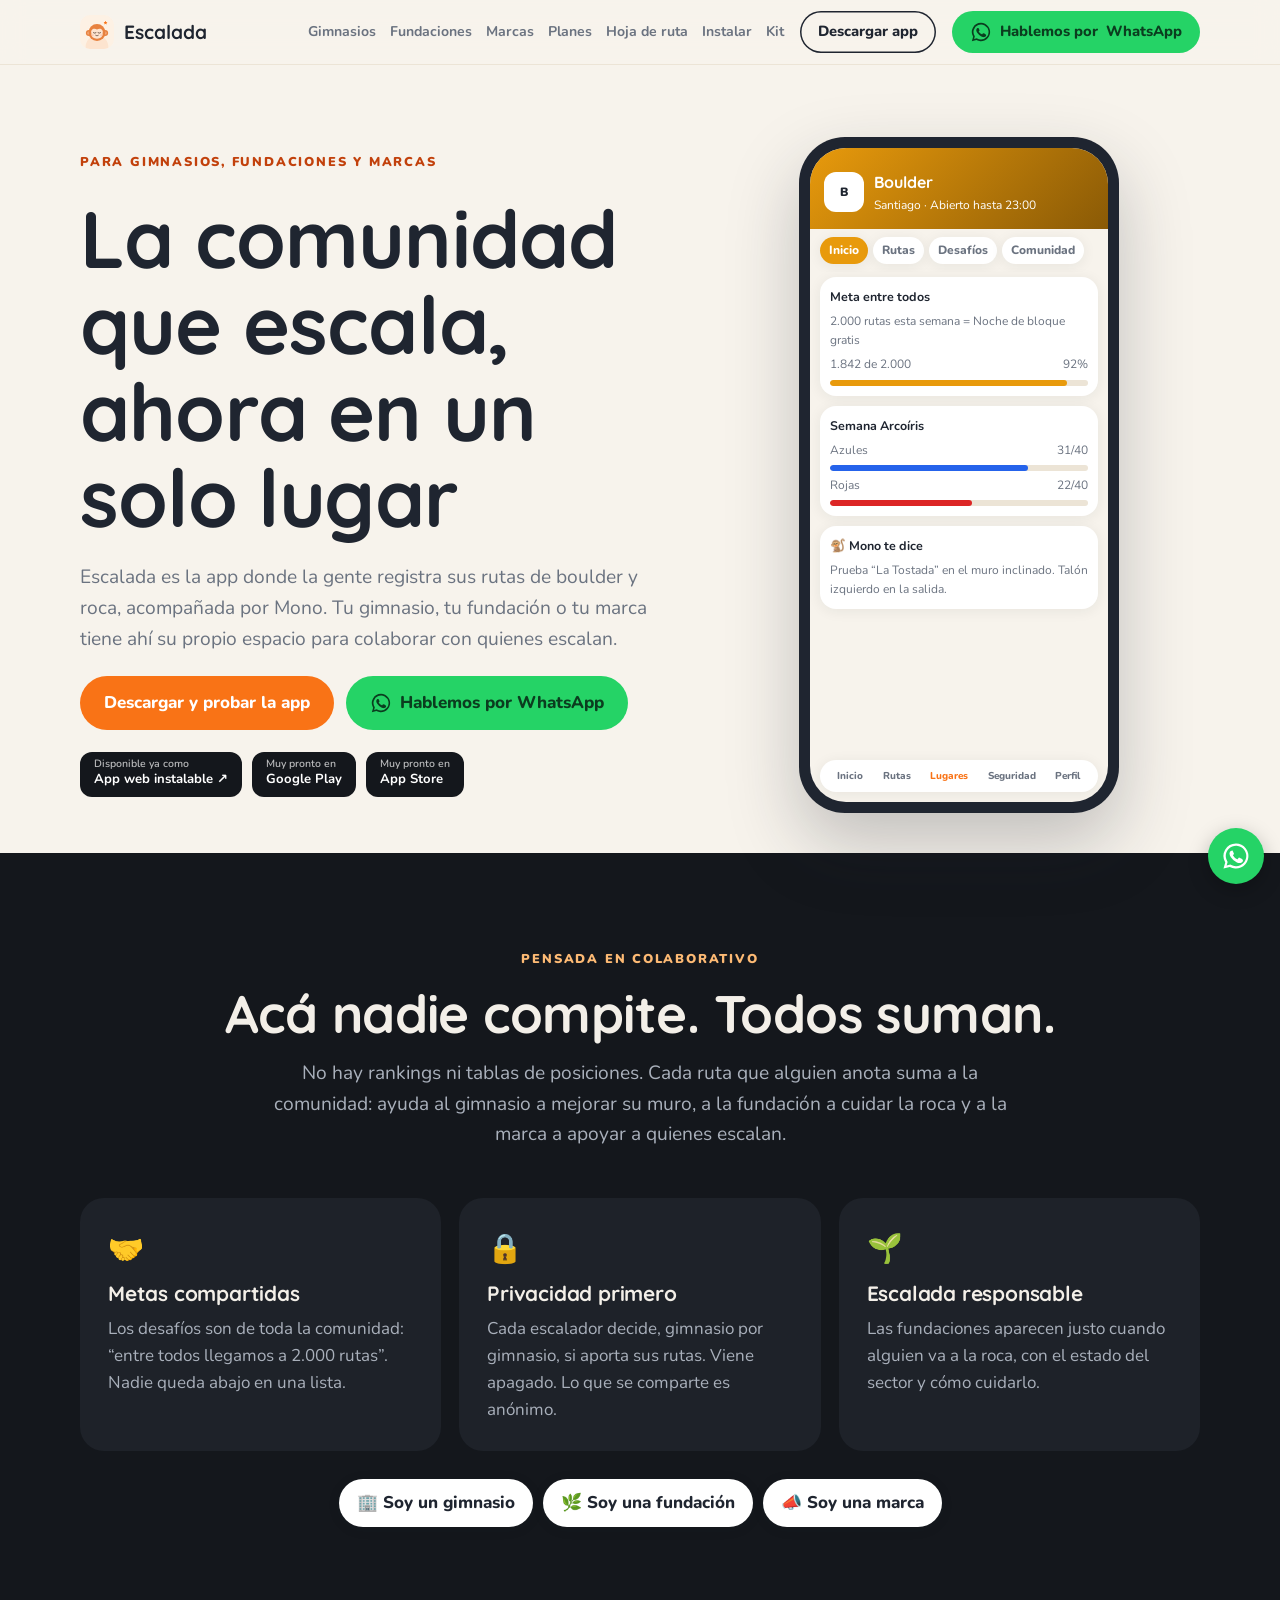
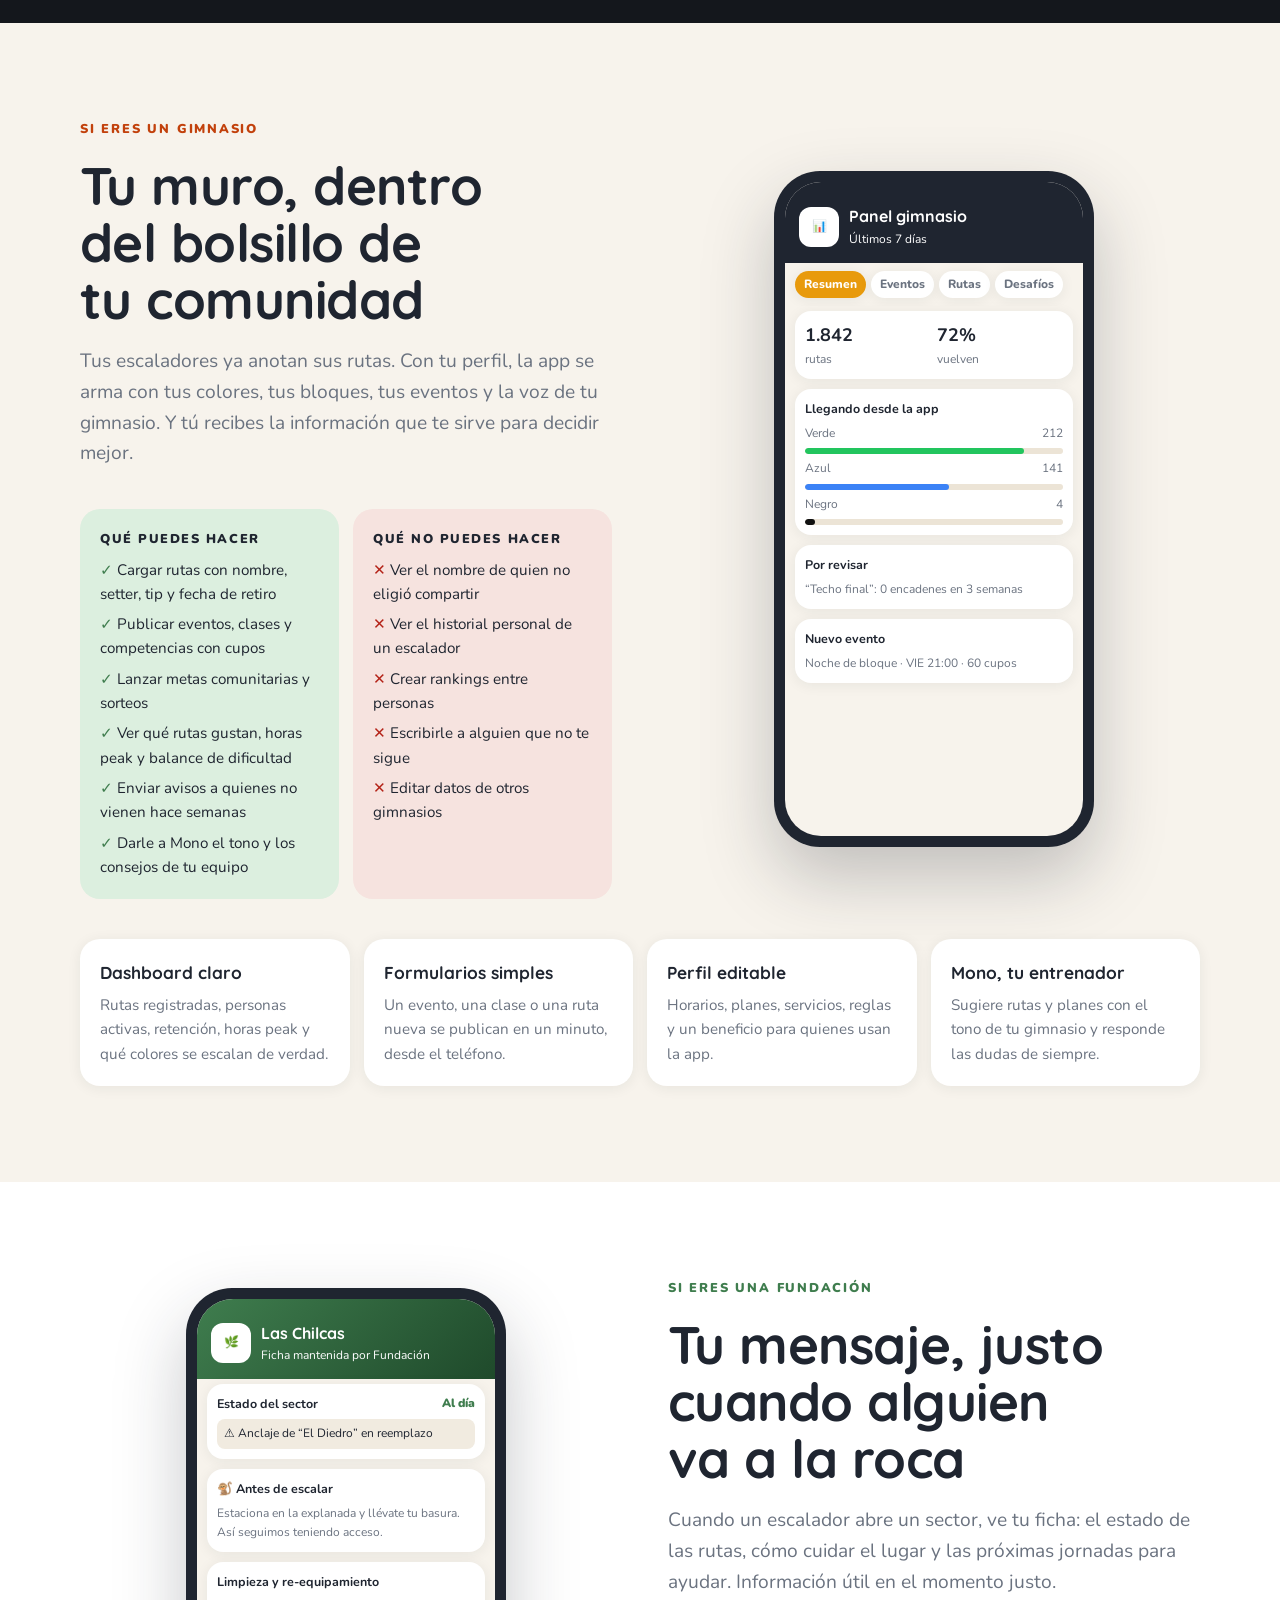
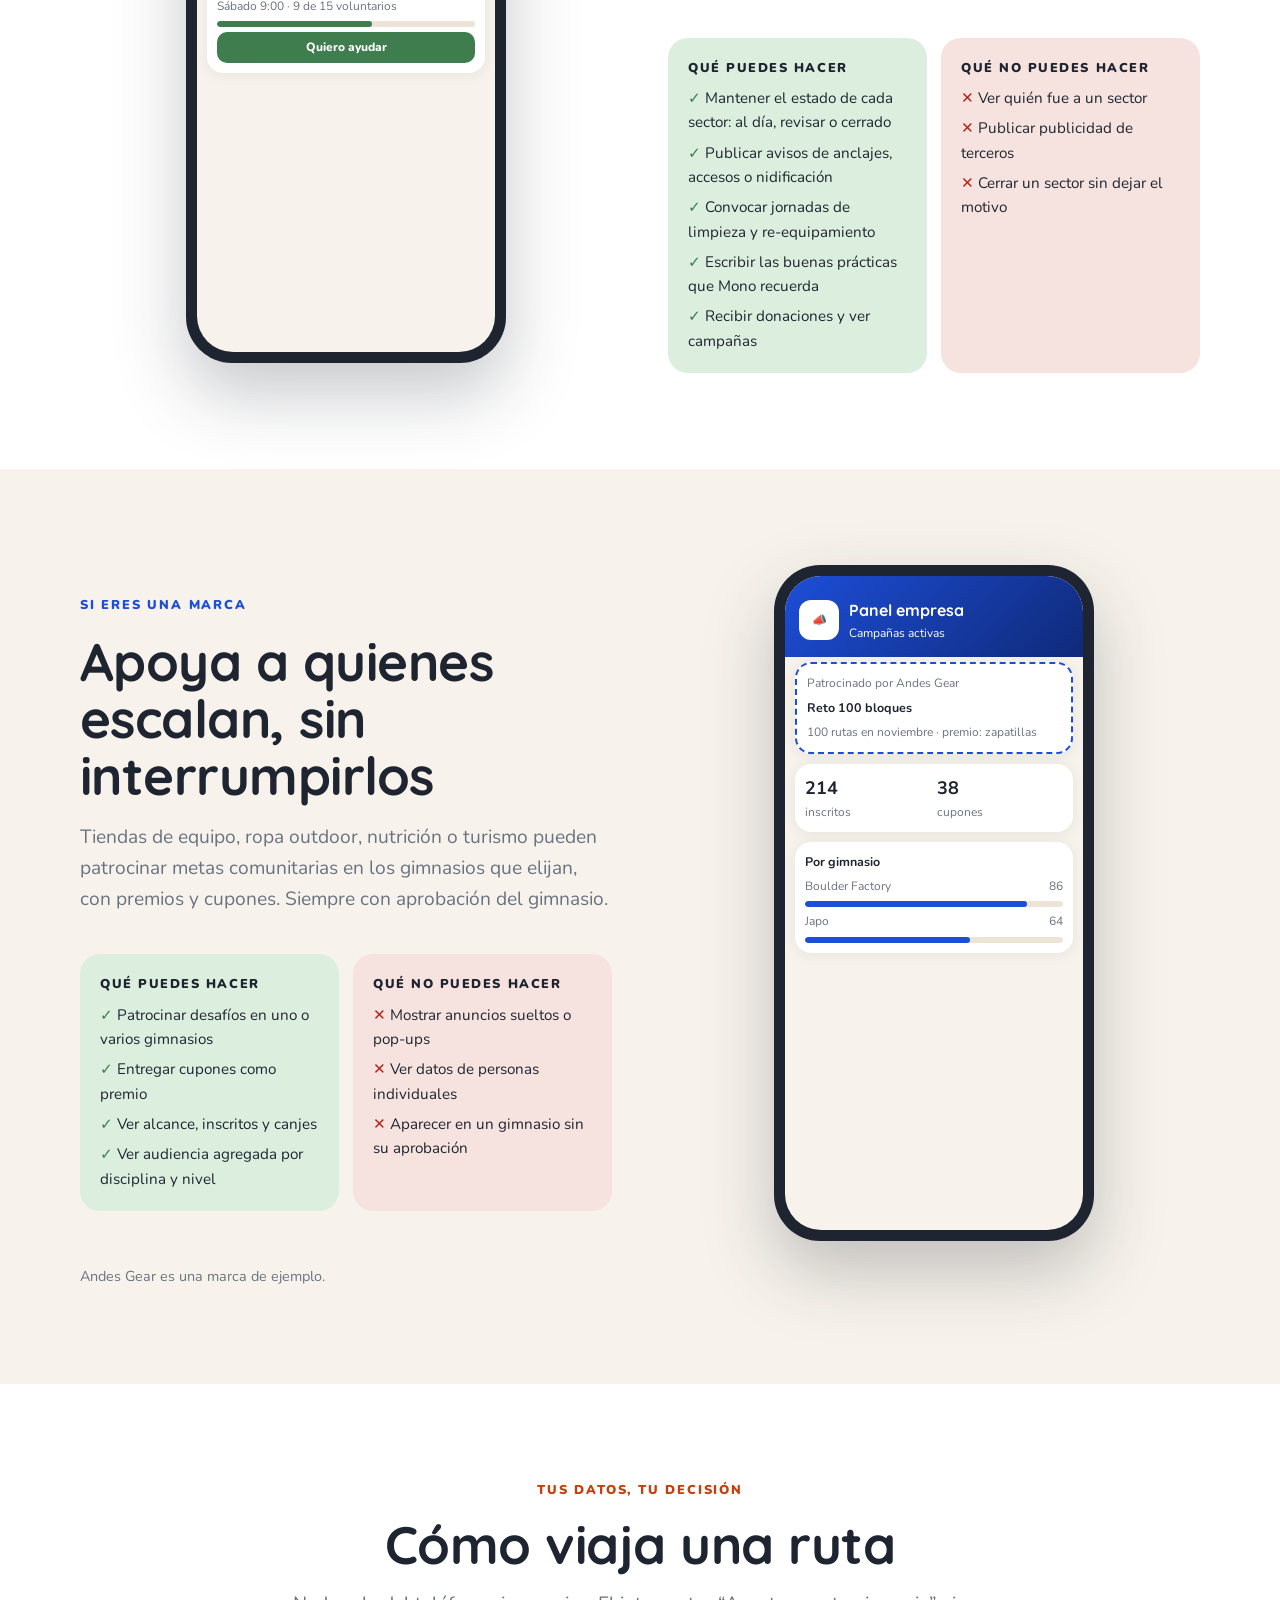
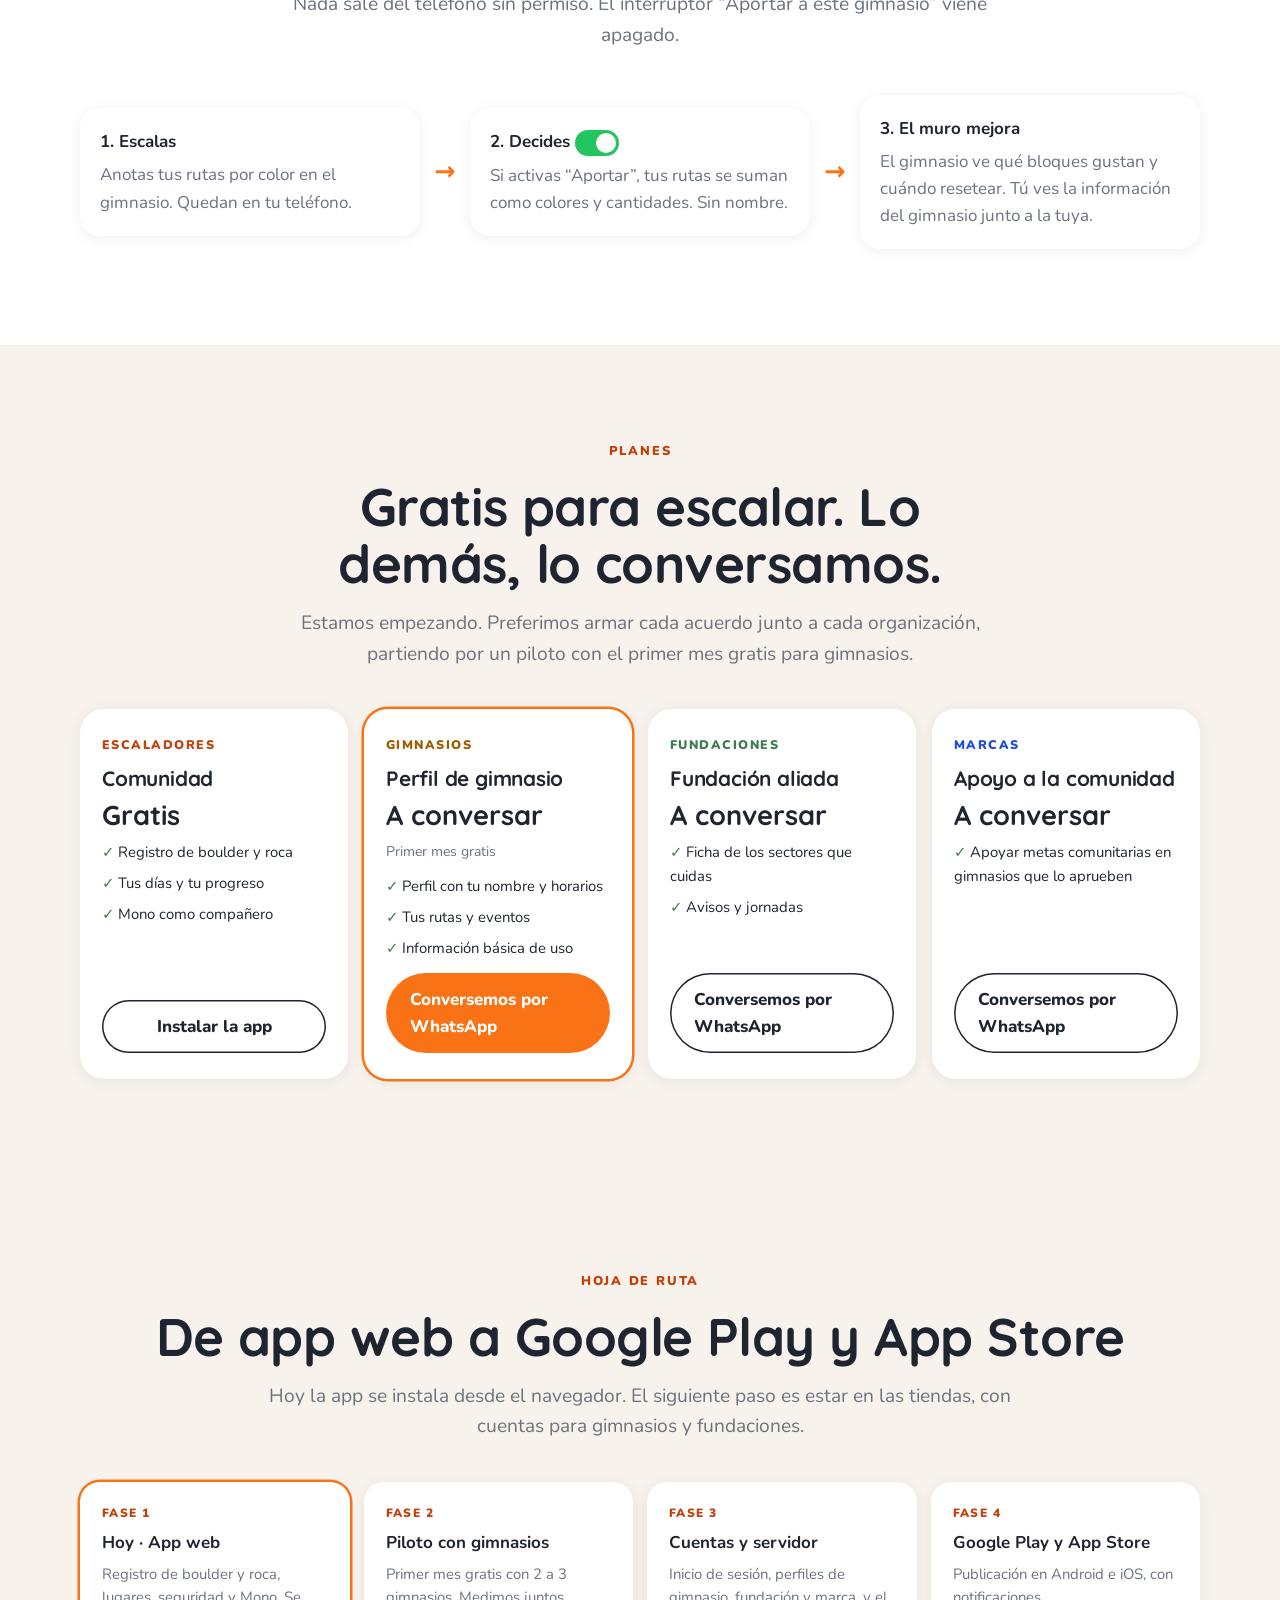
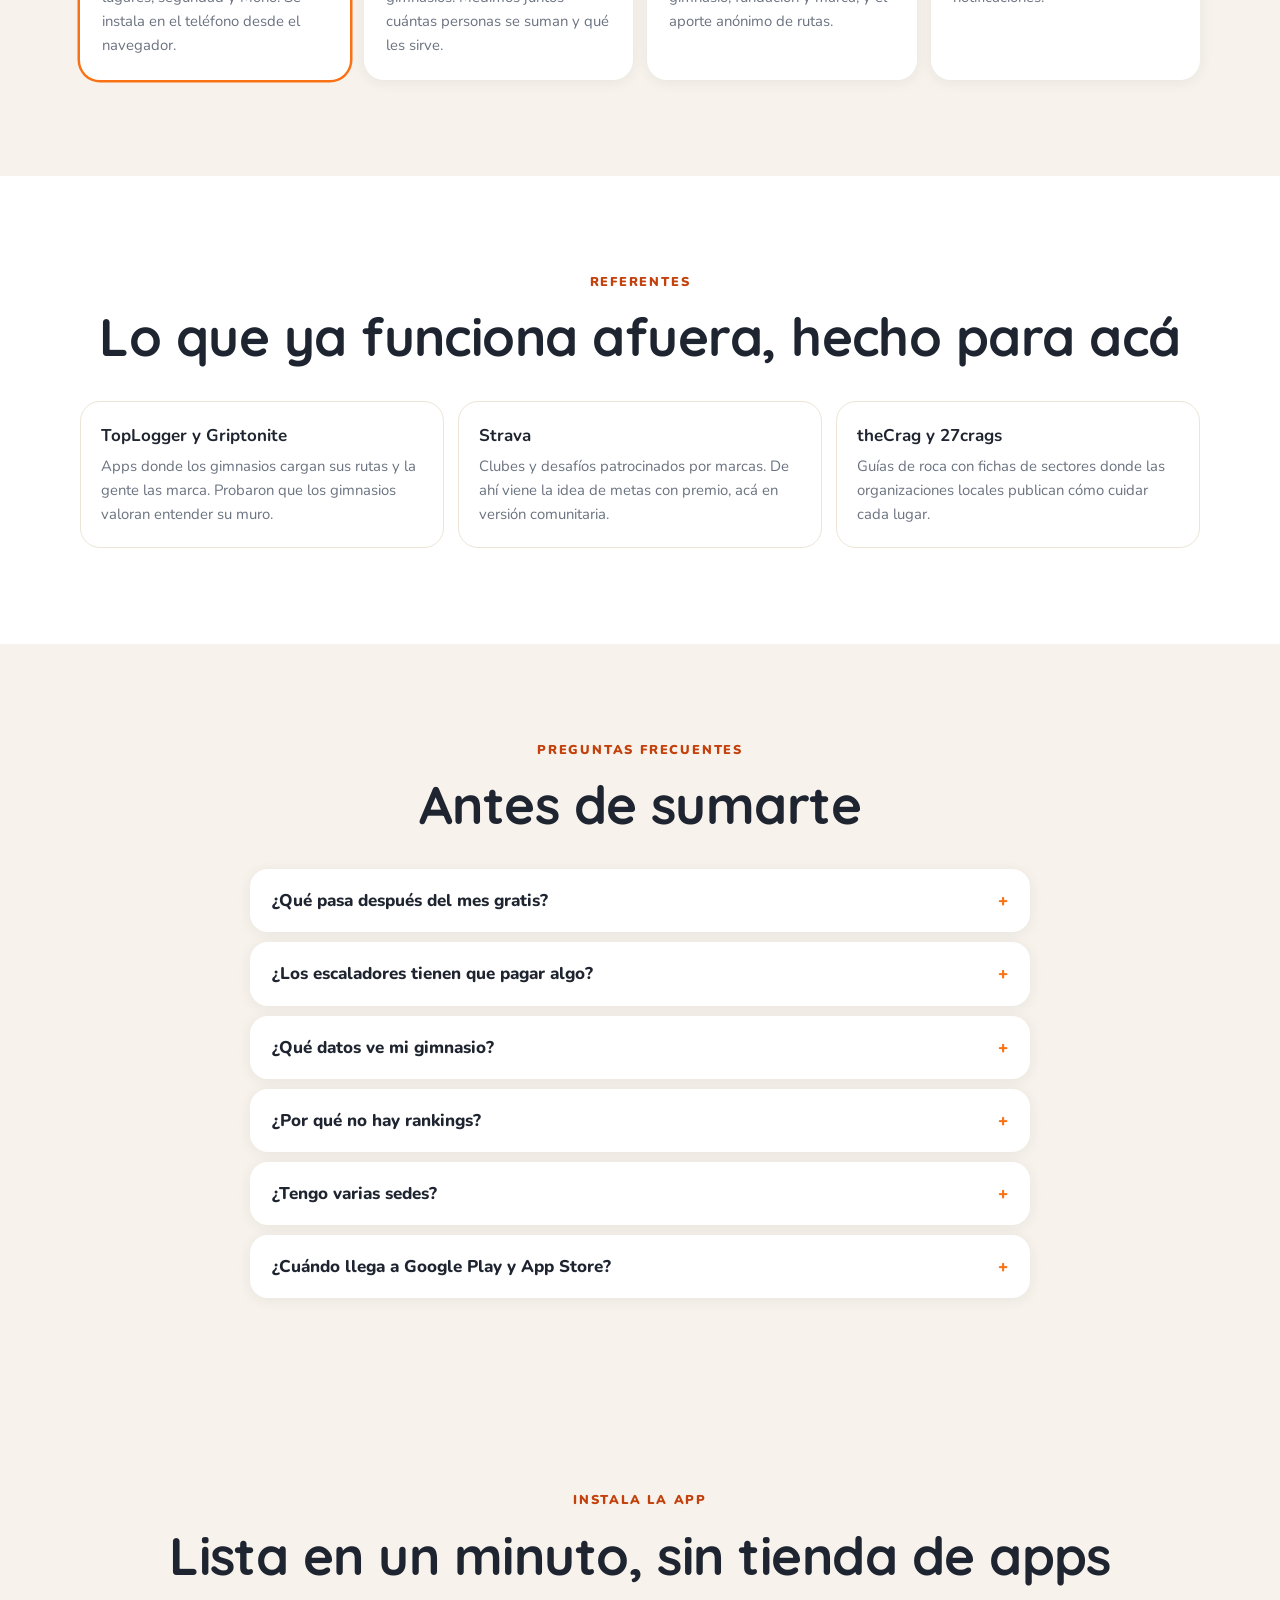
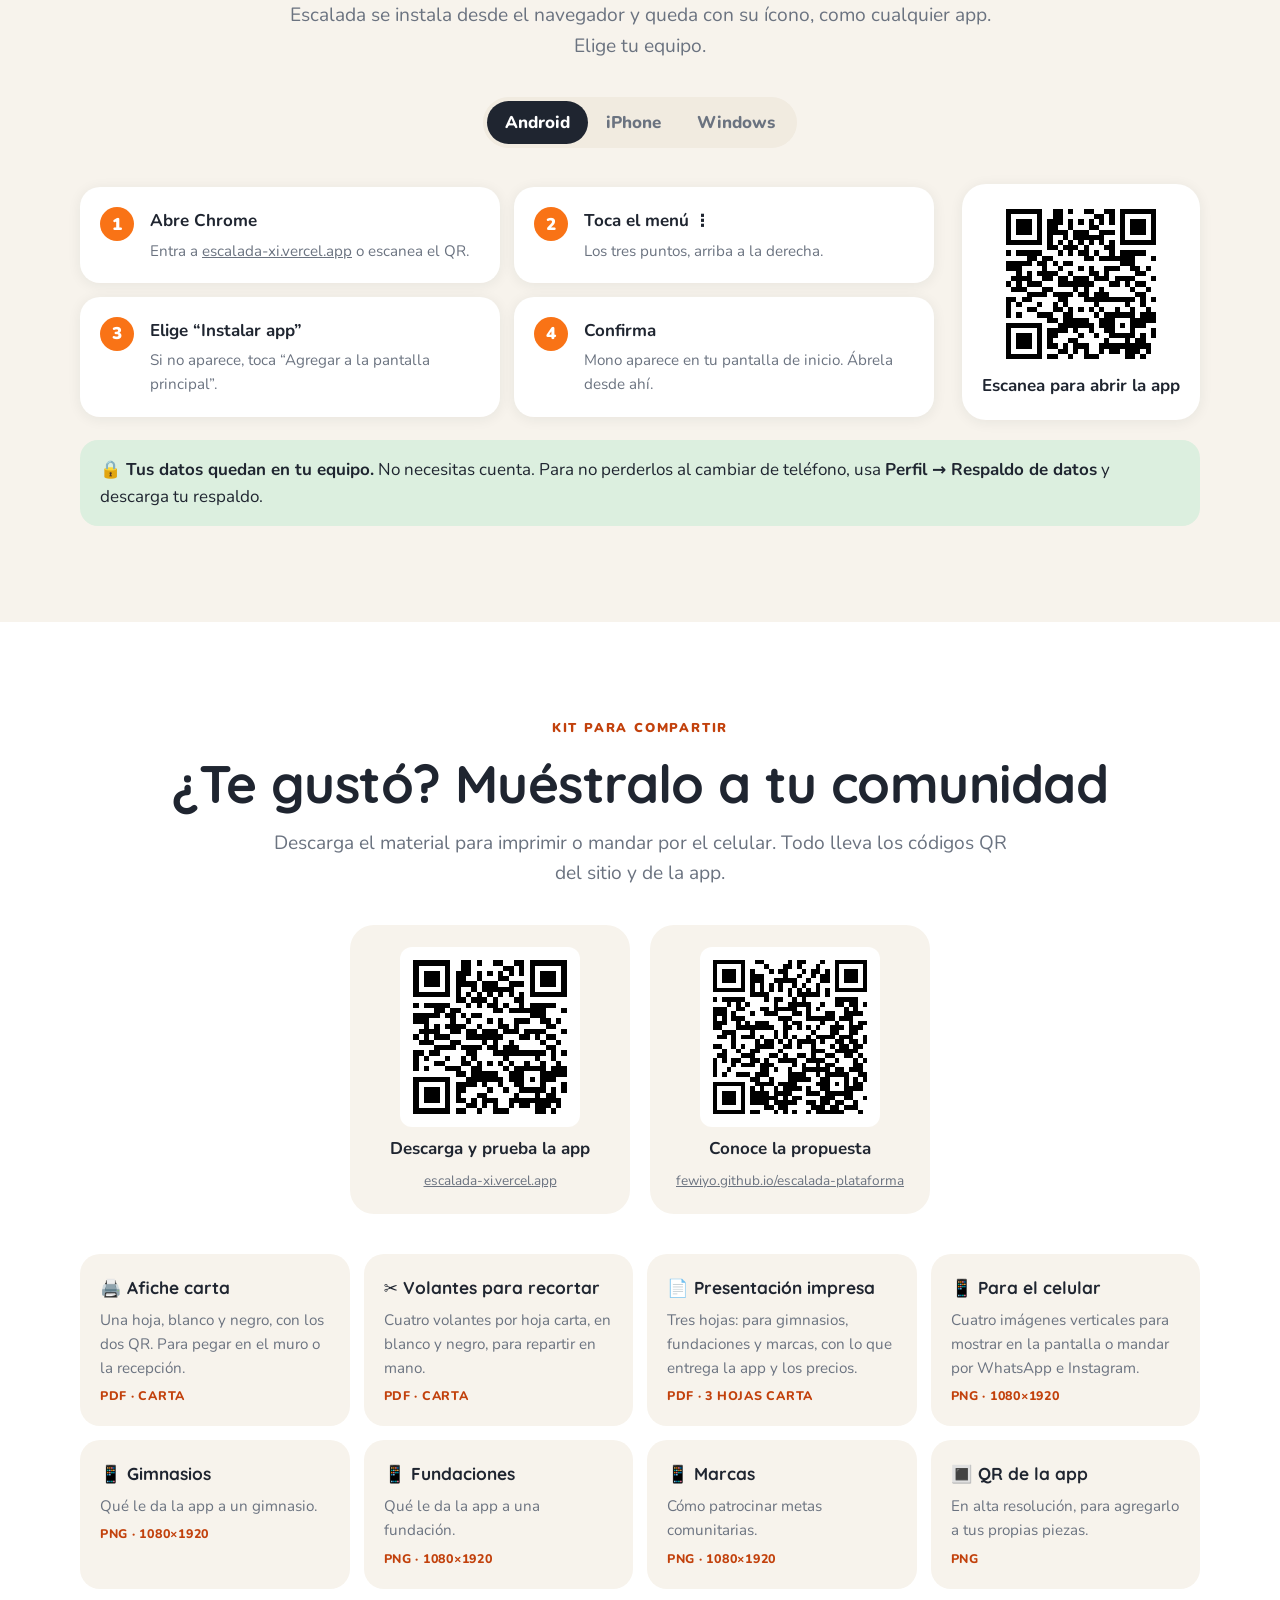
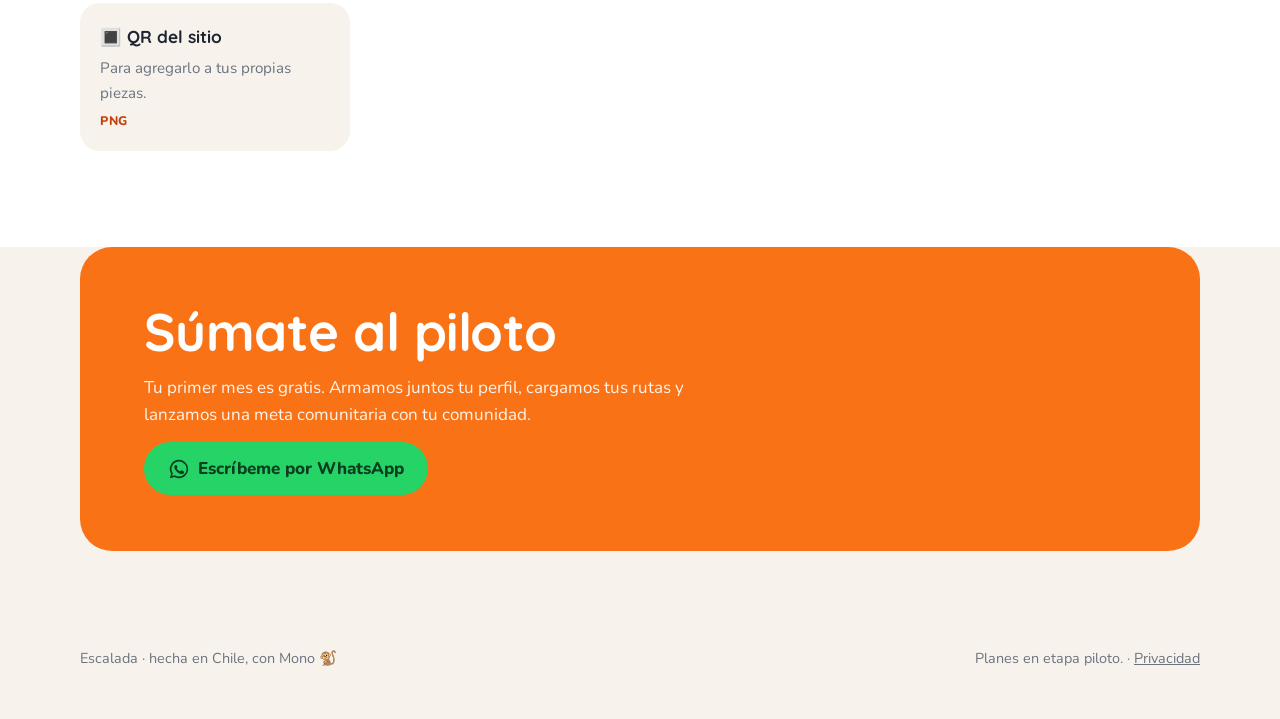
<file: index.html>
<!doctype html>
<html lang="es">
<head>
<meta charset="utf-8">
<meta name="viewport" content="width=device-width, initial-scale=1, viewport-fit=cover">
<title>Escalada con Mono · Para gimnasios, fundaciones y marcas</title>
<meta name="description" content="La app donde los escaladores registran sus rutas, y donde gimnasios, fundaciones y marcas colaboran con la comunidad. Primer mes gratis para gimnasios.">
<meta name="theme-color" content="#f7f3ec">
<link rel="icon" type="image/svg+xml" href="mono.svg">
<link rel="preconnect" href="https://fonts.googleapis.com">
<link rel="preconnect" href="https://fonts.gstatic.com" crossorigin>
<link rel="stylesheet" href="https://fonts.googleapis.com/css2?family=Quicksand:wght@600;700&family=Nunito:wght@400;600;700;800;900&display=swap">
<style>
/* Sitio de producto: bandas a lo ancho, una por público, con el teléfono como protagonista. */
:root{
  --bg:#f7f3ec; --card:#fff; --card2:#f1ebe0; --ink:#1f2530; --dim:#6b7380; --line:#ece4d6;
  --o:#f97316; --o-d:#c2410c; --o-s:#fde4cf; --g:#3f7d4e; --g-s:#dcefdf; --b:#1d4ed8; --b-s:#dbe5ff; --y:#e89a0c;
  --dark:#14171c; --dark2:#1e2229;
  --disp:"Quicksand","Nunito",system-ui,sans-serif; --body:"Nunito",system-ui,-apple-system,sans-serif;
  --r:24px; --sh:0 2px 14px rgba(31,37,48,.07);
}
*{box-sizing:border-box;margin:0;padding:0}
html{scroll-behavior:smooth}
@media (prefers-reduced-motion:reduce){html{scroll-behavior:auto}*{transition:none!important;animation:none!important}}
body{background:var(--bg);color:var(--ink);font-family:var(--body);font-size:17px;line-height:1.6;-webkit-font-smoothing:antialiased}
a{color:inherit}
img,svg{max-width:100%}
.wrap{max-width:1160px;margin:0 auto;padding-left:max(20px,env(safe-area-inset-left));padding-right:max(20px,env(safe-area-inset-right))}
h1,h2,h3{font-family:var(--disp);line-height:1.08;text-wrap:balance;letter-spacing:-.01em}
h1{font-size:clamp(2.6rem,6.4vw,5rem);font-weight:700}
h2{font-size:clamp(2rem,4.4vw,3.3rem);font-weight:700}
h3{font-size:1.3rem;font-weight:700}
p{max-width:62ch}
.eyebrow{font-weight:900;font-size:.8rem;letter-spacing:.14em;text-transform:uppercase;color:var(--o-d)}
.lead{font-size:1.2rem;color:var(--dim)}
.btn{display:inline-flex;align-items:center;gap:8px;font:inherit;font-weight:800;border:0;border-radius:99px;padding:13px 24px;text-decoration:none;cursor:pointer;background:var(--ink);color:#fff;transition:transform .15s}
.btn:hover{transform:translateY(-1px)}
.btn--o{background:var(--o)}
.btn--wa{background:#25d366;color:#0b3d1f}
.btn--wa svg{flex:none}
.wa-flot{position:fixed;right:16px;bottom:16px;z-index:50;width:56px;height:56px;border-radius:50%;background:#25d366;color:#fff;display:grid;place-items:center;box-shadow:0 6px 20px rgba(0,0,0,.25)}
.wa-flot svg{width:30px;height:30px}
.btn--ghost{background:transparent;color:var(--ink);box-shadow:inset 0 0 0 1.5px var(--ink)}
.btn:focus-visible,a:focus-visible,button:focus-visible{outline:3px solid var(--o);outline-offset:3px}

/* Nav */
.nav{position:sticky;top:0;z-index:20;background:color-mix(in srgb,var(--bg) 88%,transparent);backdrop-filter:blur(12px);border-bottom:1px solid var(--line)}
.nav .wrap{display:flex;align-items:center;gap:24px;height:64px}
.brand{display:flex;align-items:center;gap:10px;font-family:var(--disp);font-weight:700;font-size:1.2rem;text-decoration:none}
.brand img{width:34px;height:34px;border-radius:10px}
.nav__links{display:flex;gap:22px;margin-left:auto;font-weight:700;font-size:.95rem;white-space:nowrap}
.nav__links a{text-decoration:none;color:var(--dim)}
.nav__links a:hover{color:var(--ink)}
.nav .btn{padding:9px 18px;font-size:.92rem;white-space:nowrap}
@media (max-width:1280px){.nav__links{gap:14px;font-size:.88rem}.nav .wrap{gap:16px}}
@media (max-width:1100px){.nav__links{display:none}.nav__app{margin-left:auto}}

/* Hero */
.hero{padding-block:72px 40px;display:grid;grid-template-columns:1.1fr .9fr;gap:48px;align-items:center}
.hero__txt{display:grid;gap:22px}
.hero__cta{display:flex;flex-wrap:wrap;gap:12px}
.stores{display:flex;flex-wrap:wrap;gap:10px;align-items:center;font-size:.85rem;color:var(--dim)}
.store{display:inline-flex;gap:8px;align-items:center;background:var(--dark);color:#fff;border-radius:12px;padding:7px 14px;font-weight:700;font-size:.82rem}
.store small{display:block;font-weight:600;opacity:.7;font-size:.66rem;line-height:1}
.pronto{background:var(--o-s);color:var(--o-d);font-weight:800;border-radius:99px;padding:3px 10px;font-size:.75rem}
@media (max-width:900px){.hero{grid-template-columns:1fr;padding-top:44px}}

/* Teléfono */
.phone{width:min(320px,100%);aspect-ratio:9/19;margin:0 auto;background:var(--ink);border-radius:46px;padding:11px;box-shadow:0 30px 70px rgba(31,37,48,.25)}
.phone__scr{height:100%;border-radius:36px;background:var(--bg);overflow:hidden;display:flex;flex-direction:column;font-size:12px}
.ph-cover{color:#fff;padding:22px 14px 14px;display:grid;grid-template-columns:40px 1fr;gap:10px;align-items:center}
.ph-logo{width:40px;height:40px;border-radius:12px;background:#fff;color:var(--ink);display:grid;place-items:center;font-weight:900}
.ph-cover b{font-family:var(--disp);font-size:16px}
.ph-tabs{display:flex;gap:5px;padding:8px 10px;overflow:hidden}
.ph-tabs span{background:#fff;border-radius:99px;padding:4px 9px;font-weight:800;color:var(--dim);white-space:nowrap;box-shadow:var(--sh)}
.ph-tabs .on{color:#fff}
.ph-card{background:#fff;margin:5px 10px;border-radius:16px;padding:10px;display:grid;gap:5px;box-shadow:var(--sh)}
.ph-card b{font-size:12.5px}
.ph-bar{height:6px;border-radius:9px;background:var(--line);overflow:hidden}.ph-bar i{display:block;height:100%;border-radius:9px}
.ph-row{display:flex;justify-content:space-between;color:var(--dim)}
.ph-nav{margin:auto 10px 10px;background:#fff;border-radius:99px;display:flex;justify-content:space-around;padding:8px;box-shadow:var(--sh);color:var(--dim);font-weight:800;font-size:10px}
.ph-nav .on{color:var(--o)}

/* Principios */
.band{padding-block:96px}
.band--dark{background:var(--dark);color:#f3efe8}
.band--dark .lead,.band--dark .dim{color:#a9b0bb}
.band--white{background:var(--card)}
.center{text-align:center;display:grid;justify-items:center;gap:16px}
.pillars{display:grid;grid-template-columns:repeat(3,1fr);gap:18px;margin-top:48px}
.pillar{background:var(--dark2);border-radius:var(--r);padding:28px;display:grid;gap:10px;align-content:start}
.pillar .ico{font-size:1.8rem}
@media (max-width:820px){.pillars{grid-template-columns:1fr}}

/* Selector de público */
.who{display:flex;flex-wrap:wrap;gap:10px;justify-content:center;margin-top:28px}
.who a{color:var(--ink);text-decoration:none;font-weight:800;padding:10px 18px;border-radius:99px;background:var(--card);box-shadow:var(--sh)}

/* Bloque de público */
.aud{display:grid;grid-template-columns:1fr 1fr;gap:56px;align-items:center}
.aud--rev .aud__phone{order:-1}
.aud__txt{display:grid;gap:18px}
@media (max-width:900px){.aud{grid-template-columns:1fr}.aud--rev .aud__phone{order:0}}
.feats{display:grid;grid-template-columns:repeat(auto-fit,minmax(240px,1fr));gap:14px;margin-top:40px}
.feat{background:var(--card);border-radius:20px;padding:20px;display:grid;gap:6px;align-content:start;box-shadow:var(--sh)}
.band--white .feat{background:var(--bg);box-shadow:none}
.feat b{font-family:var(--disp);font-size:1.08rem}
.feat span{color:var(--dim);font-size:.95rem}
.canno{display:grid;grid-template-columns:1fr 1fr;gap:14px;margin-top:22px}
.canno div{border-radius:20px;padding:20px;display:grid;gap:8px;align-content:start}
.can{background:var(--g-s)}.no{background:#f6e3df}
.canno h4{font-size:.8rem;letter-spacing:.12em;text-transform:uppercase;font-weight:900}
.canno ul{list-style:none;display:grid;gap:6px;font-size:.95rem}
.can li::before{content:"✓  ";color:var(--g);font-weight:900}
.no li::before{content:"✕  ";color:#b42318;font-weight:900}
@media (max-width:640px){.canno{grid-template-columns:1fr}}

/* Flujo de datos */
.flow{display:grid;grid-template-columns:1fr auto 1fr auto 1fr;gap:14px;align-items:center;margin-top:44px}
.flow__box{background:var(--card);border-radius:20px;padding:20px;display:grid;gap:6px;box-shadow:var(--sh)}
.flow__arrow{font-size:1.6rem;color:var(--o);font-weight:900;text-align:center}
.switch{display:inline-flex;width:44px;height:26px;border-radius:99px;background:#22c55e;position:relative;vertical-align:middle}
.switch::after{content:"";position:absolute;top:3px;left:21px;width:20px;height:20px;border-radius:50%;background:#fff}
@media (max-width:860px){.flow{grid-template-columns:1fr}.flow__arrow{transform:rotate(90deg)}}

/* Precios */
.billing{display:inline-flex;background:var(--card2);border-radius:99px;padding:4px;margin-top:20px}
.billing button{font:inherit;font-weight:800;border:0;background:transparent;padding:8px 18px;border-radius:99px;cursor:pointer;color:var(--dim)}
.billing button[aria-pressed="true"]{background:var(--ink);color:#fff}
.plans{display:grid;grid-template-columns:repeat(4,1fr);gap:16px;margin-top:40px;align-items:stretch}
@media (max-width:1000px){.plans{grid-template-columns:repeat(2,1fr)}}
@media (max-width:600px){.plans{grid-template-columns:1fr}}
.plan{background:var(--card);border-radius:var(--r);padding:26px 22px;display:flex;flex-direction:column;gap:12px;box-shadow:var(--sh);position:relative}
.plan--hot{box-shadow:0 0 0 2.5px var(--o),var(--sh)}
.plan__tag{position:absolute;top:-12px;left:22px;background:var(--o);color:#fff;font-weight:900;font-size:.75rem;padding:4px 12px;border-radius:99px}
.plan__for{font-weight:900;font-size:.78rem;letter-spacing:.12em;text-transform:uppercase}
.plan__price{font-family:var(--disp);font-size:2.3rem;font-weight:700;line-height:1;font-variant-numeric:tabular-nums}
.plan__price small{font-family:var(--body);font-size:.9rem;color:var(--dim);font-weight:700}
.plan__note{font-size:.88rem;color:var(--dim)}
.plan ul{list-style:none;display:grid;gap:7px;font-size:.93rem;margin-bottom:auto}
.plan li::before{content:"✓ ";color:var(--g);font-weight:900}
.plan .btn{justify-content:center}

/* Números del negocio */
.biz{display:grid;grid-template-columns:1fr 1fr;gap:20px;margin-top:40px}
@media (max-width:820px){.biz{grid-template-columns:1fr}}
.ledger{background:var(--dark2);border-radius:var(--r);padding:26px;display:grid;gap:10px}
.ledger__row{display:flex;justify-content:space-between;gap:12px;border-bottom:1px dashed #3a404a;padding-bottom:8px;font-variant-numeric:tabular-nums}
.ledger__row:last-child{border:0;font-weight:900;color:#fff}
.bars{display:grid;gap:12px}
.bars__row{display:grid;grid-template-columns:110px 1fr 120px;gap:12px;align-items:center;font-variant-numeric:tabular-nums}
.bars__track{height:14px;border-radius:99px;background:#2b3038;overflow:hidden}
.bars__track i{display:block;height:100%;border-radius:99px;background:var(--o)}
@media (max-width:520px){.bars__row{grid-template-columns:80px 1fr;}.bars__row span:last-child{grid-column:1/-1}}

/* Hoja de ruta */
.road{display:grid;grid-template-columns:repeat(4,1fr);gap:14px;margin-top:40px;counter-reset:f}
.road div{background:var(--card);border-radius:20px;padding:22px;display:grid;gap:6px;align-content:start;box-shadow:var(--sh)}
.road div::before{counter-increment:f;content:"Fase " counter(f);font-weight:900;font-size:.75rem;letter-spacing:.12em;text-transform:uppercase;color:var(--o-d)}
.road .now{box-shadow:0 0 0 2.5px var(--o)}
.road span{color:var(--dim);font-size:.93rem}
@media (max-width:900px){.road{grid-template-columns:1fr 1fr}}
@media (max-width:520px){.road{grid-template-columns:1fr}}

/* Referentes y FAQ */
.refs{display:grid;grid-template-columns:repeat(3,1fr);gap:14px;margin-top:36px}
.refs div{border:1.5px solid var(--line);border-radius:20px;padding:20px;display:grid;gap:6px}
.refs span{color:var(--dim);font-size:.93rem}
@media (max-width:820px){.refs{grid-template-columns:1fr}}
.faq{max-width:780px;margin:36px auto 0;display:grid;gap:10px}
details{background:var(--card);border-radius:18px;padding:18px 22px;box-shadow:var(--sh)}
summary{font-weight:800;cursor:pointer;list-style:none;display:flex;justify-content:space-between;gap:12px}
summary::after{content:"+";font-weight:900;color:var(--o)}
details[open] summary::after{content:"–"}
details p{margin-top:10px;color:var(--dim)}

/* Contacto */
.cta{background:var(--o);color:#fff;border-radius:32px;padding:56px clamp(24px,5vw,64px);display:grid;grid-template-columns:1.2fr .8fr;gap:32px;align-items:center}
.cta p{opacity:.92}
.cta form{background:#fff;color:var(--ink);border-radius:24px;padding:22px;display:grid;gap:10px}
.cta label{display:grid;gap:4px;font-weight:800;font-size:.85rem}
.cta input,.cta select{font:inherit;padding:10px 12px;border-radius:12px;border:1.5px solid var(--line);background:var(--bg)}
@media (max-width:860px){.cta{grid-template-columns:1fr}}
.inst{display:grid;grid-template-columns:1fr auto;gap:28px;align-items:center;margin-top:36px}
.pasos{list-style:none;counter-reset:p;display:grid;grid-template-columns:repeat(2,1fr);gap:14px}
.pasos[hidden]{display:none}
.pasos li{counter-increment:p;background:var(--card);border-radius:20px;padding:20px 20px 20px 70px;position:relative;display:grid;gap:4px;box-shadow:var(--sh)}
.pasos li::before{content:counter(p);position:absolute;left:20px;top:20px;width:34px;height:34px;border-radius:50%;background:var(--o);color:#fff;font-weight:900;display:grid;place-items:center}
.pasos span{color:var(--dim);font-size:.95rem}
.inst__qr{display:grid;justify-items:center;gap:8px;text-align:center;background:var(--card);border-radius:var(--r);padding:20px;box-shadow:var(--sh)}
.inst__nota{margin-top:20px;background:var(--g-s);border-radius:18px;padding:16px 20px}
@media (max-width:820px){.inst{grid-template-columns:1fr}.pasos{grid-template-columns:1fr}.inst__qr{display:none}}
.kit{display:flex;flex-wrap:wrap;gap:20px;justify-content:center;margin-top:36px}
.kit__qr{background:var(--bg);border-radius:var(--r);padding:22px;display:grid;justify-items:center;gap:8px;text-align:center;width:min(280px,100%)}
.kit__qr img{background:#fff;border-radius:12px;padding:8px}
.kit__qr a{font-size:.85rem;color:var(--dim);word-break:break-all}
.kit__list a{text-decoration:none;color:inherit}
.kit__list em{font-style:normal;font-size:.78rem;font-weight:800;color:var(--o-d);letter-spacing:.06em;text-transform:uppercase}
@media (max-width:860px){.nav__app{display:none}.nav .btn--wa{margin-left:auto}}
@media (max-width:520px){.wa-largo{display:none}}
footer{padding-block:48px;color:var(--dim);font-size:.9rem;display:flex;flex-wrap:wrap;gap:16px;justify-content:space-between}
</style>
</head>
<body>

<nav class="nav" aria-label="Principal">
  <div class="wrap">
    <a class="brand" href="#"><img src="mono.svg" alt="">Escalada</a>
    <div class="nav__links">
      <a href="#gimnasios">Gimnasios</a><a href="#fundaciones">Fundaciones</a><a href="#marcas">Marcas</a><a href="#precios">Planes</a><a href="#ruta">Hoja de ruta</a><a href="#instalar">Instalar</a><a href="#kit">Kit</a>
    </div>
    <a class="btn btn--ghost nav__app" href="https://escalada-xi.vercel.app/" target="_blank" rel="noopener">Descargar app</a>
    <a class="btn btn--wa" href="https://wa.me/56988291250?text=Quiero%20conversar%20sobre%20la%20aplicaci%C3%B3n%20de%20escalada" target="_blank" rel="noopener"><svg width="22" height="22" viewBox="0 0 24 24" fill="currentColor" aria-hidden="true"><path d="M12 2a10 10 0 0 0-8.6 15.1L2 22l5-1.3A10 10 0 1 0 12 2zm0 18.2a8.2 8.2 0 0 1-4.2-1.2l-.3-.2-3 .8.8-2.9-.2-.3A8.2 8.2 0 1 1 12 20.2zm4.5-6.1c-.2-.1-1.5-.7-1.7-.8s-.4-.1-.6.1-.7.8-.8 1-.3.2-.5.1a6.7 6.7 0 0 1-3.3-2.9c-.3-.4.3-.4.7-1.3.1-.2 0-.3 0-.4l-.8-1.8c-.2-.5-.4-.4-.6-.4h-.5a1 1 0 0 0-.7.3 3 3 0 0 0-.9 2.2 5.2 5.2 0 0 0 1.1 2.7 11.8 11.8 0 0 0 4.5 4c1.7.7 2.3.8 3.2.6a2.7 2.7 0 0 0 1.8-1.2 2.2 2.2 0 0 0 .1-1.3c0-.1-.2-.2-.4-.3z"/></svg> <span class="wa-largo">Hablemos por </span>WhatsApp</a>
  </div>
</nav>

<header class="wrap hero">
  <div class="hero__txt">
    <span class="eyebrow">Para gimnasios, fundaciones y marcas</span>
    <h1>La comunidad que escala, ahora en un solo lugar</h1>
    <p class="lead">Escalada es la app donde la gente registra sus rutas de boulder y roca, acompañada por Mono. Tu gimnasio, tu fundación o tu marca tiene ahí su propio espacio para colaborar con quienes escalan.</p>
    <div class="hero__cta">
      <a class="btn btn--o" href="https://escalada-xi.vercel.app/" target="_blank" rel="noopener">Descargar y probar la app</a>
      <a class="btn btn--wa" href="https://wa.me/56988291250?text=Quiero%20conversar%20sobre%20la%20aplicaci%C3%B3n%20de%20escalada" target="_blank" rel="noopener"><svg width="22" height="22" viewBox="0 0 24 24" fill="currentColor" aria-hidden="true"><path d="M12 2a10 10 0 0 0-8.6 15.1L2 22l5-1.3A10 10 0 1 0 12 2zm0 18.2a8.2 8.2 0 0 1-4.2-1.2l-.3-.2-3 .8.8-2.9-.2-.3A8.2 8.2 0 1 1 12 20.2zm4.5-6.1c-.2-.1-1.5-.7-1.7-.8s-.4-.1-.6.1-.7.8-.8 1-.3.2-.5.1a6.7 6.7 0 0 1-3.3-2.9c-.3-.4.3-.4.7-1.3.1-.2 0-.3 0-.4l-.8-1.8c-.2-.5-.4-.4-.6-.4h-.5a1 1 0 0 0-.7.3 3 3 0 0 0-.9 2.2 5.2 5.2 0 0 0 1.1 2.7 11.8 11.8 0 0 0 4.5 4c1.7.7 2.3.8 3.2.6a2.7 2.7 0 0 0 1.8-1.2 2.2 2.2 0 0 0 .1-1.3c0-.1-.2-.2-.4-.3z"/></svg> Hablemos por WhatsApp</a>
    </div>
    <div class="stores">
      <a class="store" href="https://escalada-xi.vercel.app/" target="_blank" rel="noopener" style="text-decoration:none"><span><small>Disponible ya como</small>App web instalable ↗</span></a>
      <span class="store"><span><small>Muy pronto en</small>Google Play</span></span>
      <span class="store"><span><small>Muy pronto en</small>App Store</span></span>
    </div>
  </div>
  <div class="phone" role="img" aria-label="Perfil de un gimnasio dentro de la app">
    <div class="phone__scr">
      <div class="ph-cover" style="background:linear-gradient(135deg,#e89a0c,#8a5a06)"><span class="ph-logo">B</span><span><b>Boulder</b><br>Santiago · Abierto hasta 23:00</span></div>
      <div class="ph-tabs"><span class="on" style="background:#e89a0c">Inicio</span><span>Rutas</span><span>Desafíos</span><span>Comunidad</span></div>
      <div class="ph-card"><b>Meta entre todos</b><span style="color:var(--dim)">2.000 rutas esta semana = Noche de bloque gratis</span><div class="ph-row"><span>1.842 de 2.000</span><span>92%</span></div><div class="ph-bar"><i style="width:92%;background:#e89a0c"></i></div></div>
      <div class="ph-card"><b>Semana Arcoíris</b><div class="ph-row"><span>Azules</span><span>31/40</span></div><div class="ph-bar"><i style="width:77%;background:#2563eb"></i></div><div class="ph-row"><span>Rojas</span><span>22/40</span></div><div class="ph-bar"><i style="width:55%;background:#dc2626"></i></div></div>
      <div class="ph-card"><b>🐒 Mono te dice</b><span style="color:var(--dim)">Prueba “La Tostada” en el muro inclinado. Talón izquierdo en la salida.</span></div>
      <div class="ph-nav"><span>Inicio</span><span>Rutas</span><span class="on">Lugares</span><span>Seguridad</span><span>Perfil</span></div>
    </div>
  </div>
</header>

<section class="band band--dark" id="como">
  <div class="wrap">
    <div class="center">
      <span class="eyebrow" style="color:#fdba74">Pensada en colaborativo</span>
      <h2>Acá nadie compite. Todos suman.</h2>
      <p class="lead">No hay rankings ni tablas de posiciones. Cada ruta que alguien anota suma a la comunidad: ayuda al gimnasio a mejorar su muro, a la fundación a cuidar la roca y a la marca a apoyar a quienes escalan.</p>
    </div>
    <div class="pillars">
      <div class="pillar"><span class="ico">🤝</span><h3>Metas compartidas</h3><p class="dim">Los desafíos son de toda la comunidad: “entre todos llegamos a 2.000 rutas”. Nadie queda abajo en una lista.</p></div>
      <div class="pillar"><span class="ico">🔒</span><h3>Privacidad primero</h3><p class="dim">Cada escalador decide, gimnasio por gimnasio, si aporta sus rutas. Viene apagado. Lo que se comparte es anónimo.</p></div>
      <div class="pillar"><span class="ico">🌱</span><h3>Escalada responsable</h3><p class="dim">Las fundaciones aparecen justo cuando alguien va a la roca, con el estado del sector y cómo cuidarlo.</p></div>
    </div>
    <div class="who" aria-label="Elige tu perfil">
      <a href="#gimnasios">🏢 Soy un gimnasio</a><a href="#fundaciones">🌿 Soy una fundación</a><a href="#marcas">📣 Soy una marca</a>
    </div>
  </div>
</section>

<section class="band" id="gimnasios">
  <div class="wrap">
    <div class="aud">
      <div class="aud__txt">
        <span class="eyebrow">Si eres un gimnasio</span>
        <h2>Tu muro, dentro del bolsillo de tu comunidad</h2>
        <p class="lead">Tus escaladores ya anotan sus rutas. Con tu perfil, la app se arma con tus colores, tus bloques, tus eventos y la voz de tu gimnasio. Y tú recibes la información que te sirve para decidir mejor.</p>
        <div class="canno">
          <div class="can"><h4>Qué puedes hacer</h4><ul>
            <li>Cargar rutas con nombre, setter, tip y fecha de retiro</li>
            <li>Publicar eventos, clases y competencias con cupos</li>
            <li>Lanzar metas comunitarias y sorteos</li>
            <li>Ver qué rutas gustan, horas peak y balance de dificultad</li>
            <li>Enviar avisos a quienes no vienen hace semanas</li>
            <li>Darle a Mono el tono y los consejos de tu equipo</li>
          </ul></div>
          <div class="no"><h4>Qué no puedes hacer</h4><ul>
            <li>Ver el nombre de quien no eligió compartir</li>
            <li>Ver el historial personal de un escalador</li>
            <li>Crear rankings entre personas</li>
            <li>Escribirle a alguien que no te sigue</li>
            <li>Editar datos de otros gimnasios</li>
          </ul></div>
        </div>
      </div>
      <div class="aud__phone">
        <div class="phone" role="img" aria-label="Panel del gimnasio con métricas">
          <div class="phone__scr">
            <div class="ph-cover" style="background:var(--ink)"><span class="ph-logo">📊</span><span><b>Panel gimnasio</b><br>Últimos 7 días</span></div>
            <div class="ph-tabs"><span class="on" style="background:#e89a0c">Resumen</span><span>Eventos</span><span>Rutas</span><span>Desafíos</span></div>
            <div class="ph-card" style="grid-template-columns:1fr 1fr"><span><b style="font-size:18px">1.842</b><br><span style="color:var(--dim)">rutas</span></span><span><b style="font-size:18px">72%</b><br><span style="color:var(--dim)">vuelven</span></span></div>
            <div class="ph-card"><b>Llegando desde la app</b><div class="ph-row"><span>Verde</span><span>212</span></div><div class="ph-bar"><i style="width:85%;background:#22c55e"></i></div><div class="ph-row"><span>Azul</span><span>141</span></div><div class="ph-bar"><i style="width:56%;background:#3b82f6"></i></div><div class="ph-row"><span>Negro</span><span>4</span></div><div class="ph-bar"><i style="width:4%;background:#111"></i></div></div>
            <div class="ph-card"><b>Por revisar</b><span style="color:var(--dim)">“Techo final”: 0 encadenes en 3 semanas</span></div>
            <div class="ph-card"><b>Nuevo evento</b><span style="color:var(--dim)">Noche de bloque · VIE 21:00 · 60 cupos</span></div>
          </div>
        </div>
      </div>
    </div>
    <div class="feats">
      <div class="feat"><b>Dashboard claro</b><span>Rutas registradas, personas activas, retención, horas peak y qué colores se escalan de verdad.</span></div>
      <div class="feat"><b>Formularios simples</b><span>Un evento, una clase o una ruta nueva se publican en un minuto, desde el teléfono.</span></div>
      <div class="feat"><b>Perfil editable</b><span>Horarios, planes, servicios, reglas y un beneficio para quienes usan la app.</span></div>
      <div class="feat"><b>Mono, tu entrenador</b><span>Sugiere rutas y planes con el tono de tu gimnasio y responde las dudas de siempre.</span></div>
    </div>
  </div>
</section>

<section class="band band--white" id="fundaciones">
  <div class="wrap">
    <div class="aud aud--rev">
      <div class="aud__txt">
        <span class="eyebrow" style="color:var(--g)">Si eres una fundación</span>
        <h2>Tu mensaje, justo cuando alguien va a la roca</h2>
        <p class="lead">Cuando un escalador abre un sector, ve tu ficha: el estado de las rutas, cómo cuidar el lugar y las próximas jornadas para ayudar. Información útil en el momento justo.</p>
        <div class="canno">
          <div class="can"><h4>Qué puedes hacer</h4><ul>
            <li>Mantener el estado de cada sector: al día, revisar o cerrado</li>
            <li>Publicar avisos de anclajes, accesos o nidificación</li>
            <li>Convocar jornadas de limpieza y re-equipamiento</li>
            <li>Escribir las buenas prácticas que Mono recuerda</li>
            <li>Recibir donaciones y ver campañas</li>
          </ul></div>
          <div class="no"><h4>Qué no puedes hacer</h4><ul>
            <li>Ver quién fue a un sector</li>
            <li>Publicar publicidad de terceros</li>
            <li>Cerrar un sector sin dejar el motivo</li>
          </ul></div>
        </div>
      </div>
      <div class="aud__phone">
        <div class="phone" role="img" aria-label="Ficha de un sector de roca mantenida por una fundación">
          <div class="phone__scr">
            <div class="ph-cover" style="background:linear-gradient(135deg,#3f7d4e,#1f4a2b)"><span class="ph-logo">🌿</span><span><b>Las Chilcas</b><br>Ficha mantenida por Fundación</span></div>
            <div class="ph-card"><div class="ph-row"><b style="color:var(--ink)">Estado del sector</b><span style="color:var(--g);font-weight:900">Al día</span></div><span style="background:var(--card2);border-radius:8px;padding:5px 7px">⚠️ Anclaje de “El Diedro” en reemplazo</span></div>
            <div class="ph-card"><b>🐒 Antes de escalar</b><span style="color:var(--dim)">Estaciona en la explanada y llévate tu basura. Así seguimos teniendo acceso.</span></div>
            <div class="ph-card"><b>Limpieza y re-equipamiento</b><span style="color:var(--dim)">Sábado 9:00 · 9 de 15 voluntarios</span><div class="ph-bar"><i style="width:60%;background:var(--g)"></i></div><span style="background:var(--g);color:#fff;text-align:center;border-radius:10px;padding:6px;font-weight:800">Quiero ayudar</span></div>
          </div>
        </div>
      </div>
    </div>
  </div>
</section>

<section class="band" id="marcas">
  <div class="wrap">
    <div class="aud">
      <div class="aud__txt">
        <span class="eyebrow" style="color:var(--b)">Si eres una marca</span>
        <h2>Apoya a quienes escalan, sin interrumpirlos</h2>
        <p class="lead">Tiendas de equipo, ropa outdoor, nutrición o turismo pueden patrocinar metas comunitarias en los gimnasios que elijan, con premios y cupones. Siempre con aprobación del gimnasio.</p>
        <div class="canno">
          <div class="can"><h4>Qué puedes hacer</h4><ul>
            <li>Patrocinar desafíos en uno o varios gimnasios</li>
            <li>Entregar cupones como premio</li>
            <li>Ver alcance, inscritos y canjes</li>
            <li>Ver audiencia agregada por disciplina y nivel</li>
          </ul></div>
          <div class="no"><h4>Qué no puedes hacer</h4><ul>
            <li>Mostrar anuncios sueltos o pop-ups</li>
            <li>Ver datos de personas individuales</li>
            <li>Aparecer en un gimnasio sin su aprobación</li>
          </ul></div>
        </div>
      </div>
      <div class="aud__phone">
        <div class="phone" role="img" aria-label="Desafío patrocinado por una marca">
          <div class="phone__scr">
            <div class="ph-cover" style="background:linear-gradient(135deg,#1d4ed8,#102a7a)"><span class="ph-logo">📣</span><span><b>Panel empresa</b><br>Campañas activas</span></div>
            <div class="ph-card" style="border:2px dashed #1d4ed8"><span style="color:var(--dim)">Patrocinado por Andes Gear</span><b>Reto 100 bloques</b><span style="color:var(--dim)">100 rutas en noviembre · premio: zapatillas</span></div>
            <div class="ph-card" style="grid-template-columns:1fr 1fr"><span><b style="font-size:18px">214</b><br><span style="color:var(--dim)">inscritos</span></span><span><b style="font-size:18px">38</b><br><span style="color:var(--dim)">cupones</span></span></div>
            <div class="ph-card"><b>Por gimnasio</b><div class="ph-row"><span>Boulder Factory</span><span>86</span></div><div class="ph-bar"><i style="width:86%;background:#1d4ed8"></i></div><div class="ph-row"><span>Japo</span><span>64</span></div><div class="ph-bar"><i style="width:64%;background:#1d4ed8"></i></div></div>
          </div>
        </div>
      </div>
    </div>
    <p class="dim" style="margin-top:24px;color:var(--dim);font-size:.9rem">Andes Gear es una marca de ejemplo.</p>
  </div>
</section>

<section class="band band--white">
  <div class="wrap">
    <div class="center">
      <span class="eyebrow">Tus datos, tu decisión</span>
      <h2>Cómo viaja una ruta</h2>
      <p class="lead">Nada sale del teléfono sin permiso. El interruptor “Aportar a este gimnasio” viene apagado.</p>
    </div>
    <div class="flow">
      <div class="flow__box"><b>1. Escalas</b><span class="dim" style="color:var(--dim)">Anotas tus rutas por color en el gimnasio. Quedan en tu teléfono.</span></div>
      <div class="flow__arrow" aria-hidden="true">→</div>
      <div class="flow__box"><b>2. Decides <span class="switch" aria-hidden="true"></span></b><span style="color:var(--dim)">Si activas “Aportar”, tus rutas se suman como colores y cantidades. Sin nombre.</span></div>
      <div class="flow__arrow" aria-hidden="true">→</div>
      <div class="flow__box"><b>3. El muro mejora</b><span style="color:var(--dim)">El gimnasio ve qué bloques gustan y cuándo resetear. Tú ves la información del gimnasio junto a la tuya.</span></div>
    </div>
  </div>
</section>

<section class="band" id="precios">
  <div class="wrap">
    <div class="center">
      <span class="eyebrow">Planes</span>
      <h2>Gratis para escalar. Lo demás, lo conversamos.</h2>
      <p class="lead">Estamos empezando. Preferimos armar cada acuerdo junto a cada organización, partiendo por un piloto con el primer mes gratis para gimnasios.</p>
    </div>
    <div class="plans">
      <article class="plan">
        <span class="plan__for" style="color:var(--o-d)">Escaladores</span>
        <h3>Comunidad</h3>
        <div class="plan__price" style="font-size:1.7rem">Gratis</div>
        <ul><li>Registro de boulder y roca</li><li>Tus días y tu progreso</li><li>Mono como compañero</li></ul>
        <a class="btn btn--ghost" href="https://escalada-xi.vercel.app/" target="_blank" rel="noopener">Instalar la app</a>
      </article>
      <article class="plan plan--hot">
        <span class="plan__for" style="color:#a15c00">Gimnasios</span>
        <h3>Perfil de gimnasio</h3>
        <div class="plan__price" style="font-size:1.7rem">A conversar</div>
        <p class="plan__note">Primer mes gratis</p>
        <ul><li>Perfil con tu nombre y horarios</li><li>Tus rutas y eventos</li><li>Información básica de uso</li></ul>
        <a class="btn btn--o" href="https://wa.me/56988291250?text=Quiero%20conversar%20sobre%20la%20aplicaci%C3%B3n%20de%20escalada" target="_blank" rel="noopener">Conversemos por WhatsApp</a>
      </article>
      <article class="plan">
        <span class="plan__for" style="color:var(--g)">Fundaciones</span>
        <h3>Fundación aliada</h3>
        <div class="plan__price" style="font-size:1.7rem">A conversar</div>
        <ul><li>Ficha de los sectores que cuidas</li><li>Avisos y jornadas</li></ul>
        <a class="btn btn--ghost" href="https://wa.me/56988291250?text=Quiero%20conversar%20sobre%20la%20aplicaci%C3%B3n%20de%20escalada" target="_blank" rel="noopener">Conversemos por WhatsApp</a>
      </article>
      <article class="plan">
        <span class="plan__for" style="color:var(--b)">Marcas</span>
        <h3>Apoyo a la comunidad</h3>
        <div class="plan__price" style="font-size:1.7rem">A conversar</div>
        <ul><li>Apoyar metas comunitarias en gimnasios que lo aprueben</li></ul>
        <a class="btn btn--ghost" href="https://wa.me/56988291250?text=Quiero%20conversar%20sobre%20la%20aplicaci%C3%B3n%20de%20escalada" target="_blank" rel="noopener">Conversemos por WhatsApp</a>
      </article>
    </div>
  </div>
</section>

<section class="band" id="ruta">
  <div class="wrap">
    <div class="center">
      <span class="eyebrow">Hoja de ruta</span>
      <h2>De app web a Google Play y App Store</h2>
      <p class="lead">Hoy la app se instala desde el navegador. El siguiente paso es estar en las tiendas, con cuentas para gimnasios y fundaciones.</p>
    </div>
    <div class="road">
      <div class="now"><b>Hoy · App web</b><span>Registro de boulder y roca, lugares, seguridad y Mono. Se instala en el teléfono desde el navegador.</span></div>
      <div><b>Piloto con gimnasios</b><span>Primer mes gratis con 2 a 3 gimnasios. Medimos juntos cuántas personas se suman y qué les sirve.</span></div>
      <div><b>Cuentas y servidor</b><span>Inicio de sesión, perfiles de gimnasio, fundación y marca, y el aporte anónimo de rutas.</span></div>
      <div><b>Google Play y App Store</b><span>Publicación en Android e iOS, con notificaciones.</span></div>
    </div>
  </div>
</section>

<section class="band band--white">
  <div class="wrap">
    <div class="center">
      <span class="eyebrow">Referentes</span>
      <h2>Lo que ya funciona afuera, hecho para acá</h2>
    </div>
    <div class="refs">
      <div><b>TopLogger y Griptonite</b><span>Apps donde los gimnasios cargan sus rutas y la gente las marca. Probaron que los gimnasios valoran entender su muro.</span></div>
      <div><b>Strava</b><span>Clubes y desafíos patrocinados por marcas. De ahí viene la idea de metas con premio, acá en versión comunitaria.</span></div>
      <div><b>theCrag y 27crags</b><span>Guías de roca con fichas de sectores donde las organizaciones locales publican cómo cuidar cada lugar.</span></div>
    </div>
  </div>
</section>

<section class="band">
  <div class="wrap">
    <div class="center"><span class="eyebrow">Preguntas frecuentes</span><h2>Antes de sumarte</h2></div>
    <div class="faq">
      <details><summary>¿Qué pasa después del mes gratis?</summary><p>Te avisamos una semana antes. Conversamos cómo te fue y, si quieres seguir, armamos juntos un acuerdo. Si no, tu perfil queda en pausa y puedes volver cuando quieras.</p></details>
      <details><summary>¿Los escaladores tienen que pagar algo?</summary><p>No. La app es gratis para quien escala, siempre. Lo financian los gimnasios y las marcas que se suman.</p></details>
      <details><summary>¿Qué datos ve mi gimnasio?</summary><p>Solo lo que cada persona decide aportar, de forma anónima: colores, cantidades y horarios. Nunca nombres ni historiales personales.</p></details>
      <details><summary>¿Por qué no hay rankings?</summary><p>Porque queremos que cualquier persona, de cualquier nivel, se sienta parte. Las metas son de toda la comunidad.</p></details>
      <details><summary>¿Tengo varias sedes?</summary><p>Cada sede tiene su propio perfil. Lo vemos juntos según tu caso.</p></details>
      <details><summary>¿Cuándo llega a Google Play y App Store?</summary><p>Después del piloto con gimnasios, cuando estén listas las cuentas para empresas y el servidor. Mientras tanto, se instala desde el navegador.</p></details>
    </div>
  </div>
</section>

<section class="band" id="instalar">
  <div class="wrap">
    <div class="center">
      <span class="eyebrow">Instala la app</span>
      <h2>Lista en un minuto, sin tienda de apps</h2>
      <p class="lead">Escalada se instala desde el navegador y queda con su ícono, como cualquier app. Elige tu equipo.</p>
      <div class="billing" role="group" aria-label="Elige tu equipo">
        <button type="button" aria-pressed="true" data-os="android">Android</button>
        <button type="button" aria-pressed="false" data-os="iphone">iPhone</button>
        <button type="button" aria-pressed="false" data-os="windows">Windows</button>
      </div>
    </div>
    <div class="inst">
      <ol class="pasos" data-os="android">
        <li><b>Abre Chrome</b><span>Entra a <a href="https://escalada-xi.vercel.app/" target="_blank" rel="noopener">escalada-xi.vercel.app</a> o escanea el QR.</span></li>
        <li><b>Toca el menú ⋮</b><span>Los tres puntos, arriba a la derecha.</span></li>
        <li><b>Elige “Instalar app”</b><span>Si no aparece, toca “Agregar a la pantalla principal”.</span></li>
        <li><b>Confirma</b><span>Mono aparece en tu pantalla de inicio. Ábrela desde ahí.</span></li>
      </ol>
      <ol class="pasos" data-os="iphone" hidden>
        <li><b>Abre Safari</b><span>Entra a <a href="https://escalada-xi.vercel.app/" target="_blank" rel="noopener">escalada-xi.vercel.app</a> o escanea el QR. Tiene que ser Safari.</span></li>
        <li><b>Toca Compartir</b><span>El cuadrado con la flecha hacia arriba, abajo en la pantalla.</span></li>
        <li><b>Elige “Agregar a pantalla de inicio”</b><span>Baja en la lista si no lo ves al tiro.</span></li>
        <li><b>Toca “Agregar”</b><span>Ábrela siempre desde el ícono: así tus datos no se borran.</span></li>
      </ol>
      <ol class="pasos" data-os="windows" hidden>
        <li><b>Abre Edge o Chrome</b><span>Entra a <a href="https://escalada-xi.vercel.app/" target="_blank" rel="noopener">escalada-xi.vercel.app</a>.</span></li>
        <li><b>Busca el ícono de instalar</b><span>Aparece al final de la barra de direcciones: una pantalla con una flecha o un signo +.</span></li>
        <li><b>Haz clic en “Instalar”</b><span>En Edge también está en el menú ⋯ → Aplicaciones → Instalar este sitio como aplicación.</span></li>
        <li><b>Listo</b><span>Queda en el menú Inicio y puedes anclarla a la barra de tareas.</span></li>
      </ol>
      <div class="inst__qr"><img src="kit/qr-app.svg" alt="Código QR para abrir la app" width="160" height="160"><b>Escanea para abrir la app</b></div>
    </div>
    <div class="inst__nota">
      <b>🔒 Tus datos quedan en tu equipo.</b> No necesitas cuenta. Para no perderlos al cambiar de teléfono, usa <b>Perfil → Respaldo de datos</b> y descarga tu respaldo.
    </div>
  </div>
</section>

<section class="band band--white" id="kit">
  <div class="wrap">
    <div class="center">
      <span class="eyebrow">Kit para compartir</span>
      <h2>¿Te gustó? Muéstralo a tu comunidad</h2>
      <p class="lead">Descarga el material para imprimir o mandar por el celular. Todo lleva los códigos QR del sitio y de la app.</p>
    </div>
    <div class="kit">
      <div class="kit__qr"><img src="kit/qr-app.svg" alt="Código QR para descargar la app" width="180" height="180"><b>Descarga y prueba la app</b><a href="https://escalada-xi.vercel.app/" target="_blank" rel="noopener">escalada-xi.vercel.app</a></div>
      <div class="kit__qr"><img src="kit/qr-sitio.svg" alt="Código QR de este sitio" width="180" height="180"><b>Conoce la propuesta</b><a href="https://fewiyo.github.io/escalada-plataforma/">fewiyo.github.io/escalada-plataforma</a></div>
    </div>
    <div class="feats kit__list">
      <a class="feat" href="kit/afiche.pdf" download><b>🖨️ Afiche carta</b><span>Una hoja, blanco y negro, con los dos QR. Para pegar en el muro o la recepción.</span><em>PDF · carta</em></a>
      <a class="feat" href="kit/volantes.pdf" download><b>✂️ Volantes para recortar</b><span>Cuatro volantes por hoja carta, en blanco y negro, para repartir en mano.</span><em>PDF · carta</em></a>
      <a class="feat" href="kit/presentacion.pdf" download><b>📄 Presentación impresa</b><span>Tres hojas: para gimnasios, fundaciones y marcas, con lo que entrega la app y los precios.</span><em>PDF · 3 hojas carta</em></a>
      <a class="feat" href="kit/celular-1.png" download><b>📱 Para el celular</b><span>Cuatro imágenes verticales para mostrar en la pantalla o mandar por WhatsApp e Instagram.</span><em>PNG · 1080×1920</em></a>
      <a class="feat" href="kit/celular-2.png" download><b>📱 Gimnasios</b><span>Qué le da la app a un gimnasio.</span><em>PNG · 1080×1920</em></a>
      <a class="feat" href="kit/celular-3.png" download><b>📱 Fundaciones</b><span>Qué le da la app a una fundación.</span><em>PNG · 1080×1920</em></a>
      <a class="feat" href="kit/celular-4.png" download><b>📱 Marcas</b><span>Cómo patrocinar metas comunitarias.</span><em>PNG · 1080×1920</em></a>
      <a class="feat" href="kit/qr-app.png" download><b>🔳 QR de la app</b><span>En alta resolución, para agregarlo a tus propias piezas.</span><em>PNG</em></a>
      <a class="feat" href="kit/qr-sitio.png" download><b>🔳 QR del sitio</b><span>Para agregarlo a tus propias piezas.</span><em>PNG</em></a>
    </div>
  </div>
</section>

<section class="wrap" id="contacto" style="padding-bottom:48px">
  <div class="cta">
    <div style="display:grid;gap:14px">
      <h2>Súmate al piloto</h2>
      <p>Tu primer mes es gratis. Armamos juntos tu perfil, cargamos tus rutas y lanzamos una meta comunitaria con tu comunidad.</p>
      <a class="btn btn--wa" style="justify-self:start" href="https://wa.me/56988291250?text=Quiero%20conversar%20sobre%20la%20aplicaci%C3%B3n%20de%20escalada" target="_blank" rel="noopener"><svg width="22" height="22" viewBox="0 0 24 24" fill="currentColor" aria-hidden="true"><path d="M12 2a10 10 0 0 0-8.6 15.1L2 22l5-1.3A10 10 0 1 0 12 2zm0 18.2a8.2 8.2 0 0 1-4.2-1.2l-.3-.2-3 .8.8-2.9-.2-.3A8.2 8.2 0 1 1 12 20.2zm4.5-6.1c-.2-.1-1.5-.7-1.7-.8s-.4-.1-.6.1-.7.8-.8 1-.3.2-.5.1a6.7 6.7 0 0 1-3.3-2.9c-.3-.4.3-.4.7-1.3.1-.2 0-.3 0-.4l-.8-1.8c-.2-.5-.4-.4-.6-.4h-.5a1 1 0 0 0-.7.3 3 3 0 0 0-.9 2.2 5.2 5.2 0 0 0 1.1 2.7 11.8 11.8 0 0 0 4.5 4c1.7.7 2.3.8 3.2.6a2.7 2.7 0 0 0 1.8-1.2 2.2 2.2 0 0 0 .1-1.3c0-.1-.2-.2-.4-.3z"/></svg> Escríbeme por WhatsApp</a>
    </div>
  </div>
</section>

<footer class="wrap">
  <span>Escalada · hecha en Chile, con Mono 🐒</span>
  <span>Planes en etapa piloto. · <a href="privacidad.html">Privacidad</a></span>
</footer>

<a class="wa-flot" href="https://wa.me/56988291250?text=Quiero%20conversar%20sobre%20la%20aplicaci%C3%B3n%20de%20escalada" target="_blank" rel="noopener" aria-label="Conversar por WhatsApp"><svg width="22" height="22" viewBox="0 0 24 24" fill="currentColor" aria-hidden="true"><path d="M12 2a10 10 0 0 0-8.6 15.1L2 22l5-1.3A10 10 0 1 0 12 2zm0 18.2a8.2 8.2 0 0 1-4.2-1.2l-.3-.2-3 .8.8-2.9-.2-.3A8.2 8.2 0 1 1 12 20.2zm4.5-6.1c-.2-.1-1.5-.7-1.7-.8s-.4-.1-.6.1-.7.8-.8 1-.3.2-.5.1a6.7 6.7 0 0 1-3.3-2.9c-.3-.4.3-.4.7-1.3.1-.2 0-.3 0-.4l-.8-1.8c-.2-.5-.4-.4-.6-.4h-.5a1 1 0 0 0-.7.3 3 3 0 0 0-.9 2.2 5.2 5.2 0 0 0 1.1 2.7 11.8 11.8 0 0 0 4.5 4c1.7.7 2.3.8 3.2.6a2.7 2.7 0 0 0 1.8-1.2 2.2 2.2 0 0 0 .1-1.3c0-.1-.2-.2-.4-.3z"/></svg></a>

<script>

// Instrucciones de instalación: abre la del equipo de quien visita.
function mostrarOS(os) {
  document.querySelectorAll('[data-os]').forEach(el => {
    if (el.tagName === 'BUTTON') el.setAttribute('aria-pressed', el.dataset.os === os)
    else el.hidden = el.dataset.os !== os
  })
}
document.querySelectorAll('button[data-os]').forEach(b => b.addEventListener('click', () => mostrarOS(b.dataset.os)))
const ua = navigator.userAgent
mostrarOS(/iPhone|iPad|iPod/.test(ua) ? 'iphone' : /Android/.test(ua) ? 'android' : /Windows/.test(ua) ? 'windows' : 'android')

</script>
</body>
</html>
</file>
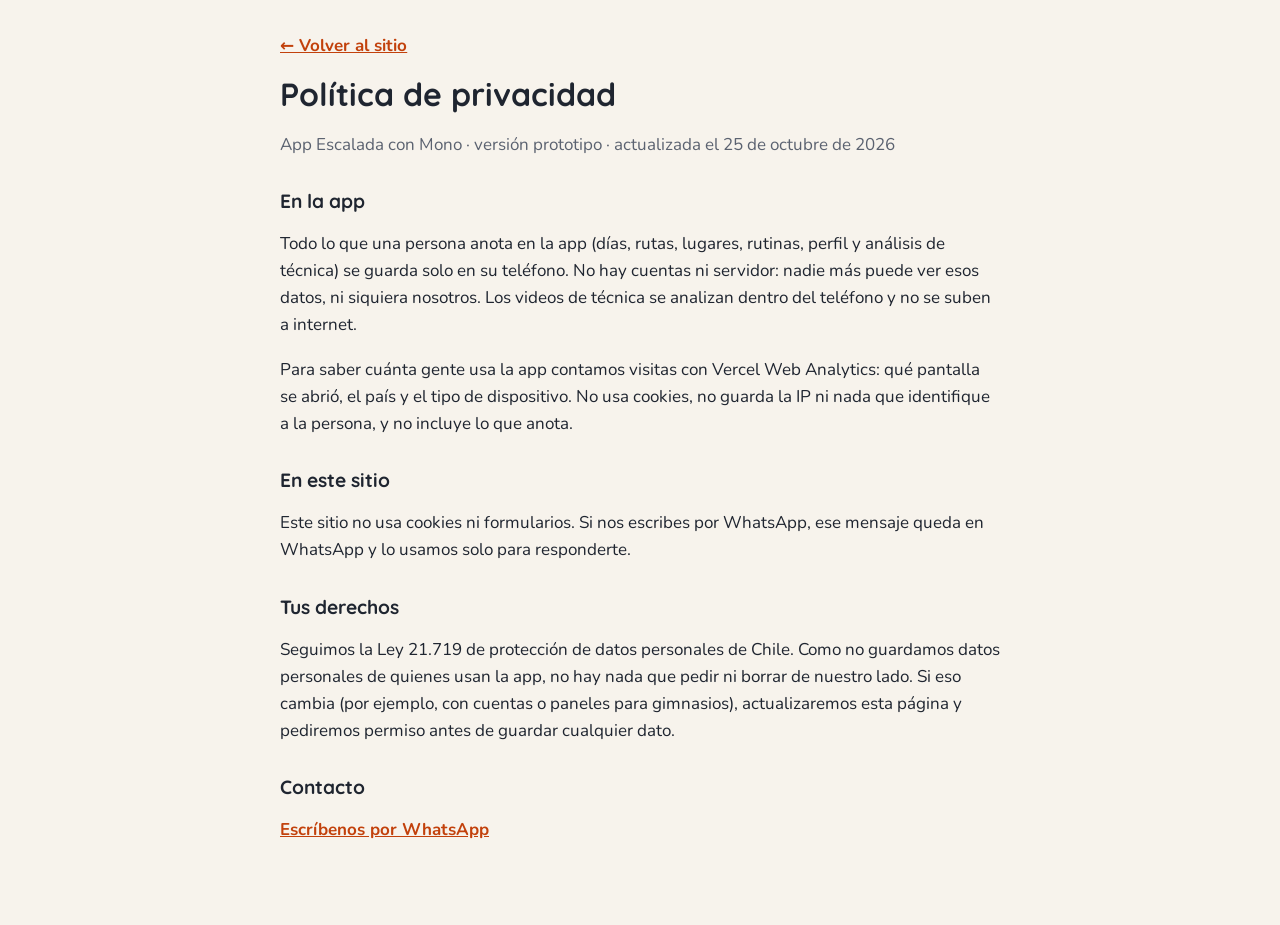
<file: privacidad.html>
<!doctype html>
<html lang="es">
<head>
<meta charset="utf-8">
<meta name="viewport" content="width=device-width, initial-scale=1">
<title>Privacidad · Escalada con Mono</title>
<meta name="theme-color" content="#f7f3ec">
<link rel="icon" type="image/svg+xml" href="mono.svg">
<link rel="stylesheet" href="https://fonts.googleapis.com/css2?family=Quicksand:wght@700&family=Nunito:wght@400;700;800&display=swap">
<style>
:root{--bg:#f7f3ec;--ink:#1f2530;--dim:#5b6270;--o:#f97316}
body{margin:0;background:var(--bg);color:var(--ink);font:17px/1.6 Nunito,system-ui,sans-serif}
main{max-width:720px;margin:0 auto;padding:32px 16px 64px}
h1,h2{font-family:Quicksand,Nunito,sans-serif;line-height:1.2}
h1{font-size:2rem;margin:16px 0 4px}
h2{font-size:1.2rem;margin-top:32px}
a{color:#c2410c;font-weight:700}
.dim{color:var(--dim)}
</style>
</head>
<body>
<main>
<a href="./">← Volver al sitio</a>
<h1>Política de privacidad</h1>
<p class="dim">App Escalada con Mono · versión prototipo · actualizada el 25 de octubre de 2026</p>

<h2>En la app</h2>
<p>Todo lo que una persona anota en la app (días, rutas, lugares, rutinas, perfil y análisis de técnica) se guarda solo en su teléfono. No hay cuentas ni servidor: nadie más puede ver esos datos, ni siquiera nosotros. Los videos de técnica se analizan dentro del teléfono y no se suben a internet.</p>
<p>Para saber cuánta gente usa la app contamos visitas con Vercel Web Analytics: qué pantalla se abrió, el país y el tipo de dispositivo. No usa cookies, no guarda la IP ni nada que identifique a la persona, y no incluye lo que anota.</p>

<h2>En este sitio</h2>
<p>Este sitio no usa cookies ni formularios. Si nos escribes por WhatsApp, ese mensaje queda en WhatsApp y lo usamos solo para responderte.</p>

<h2>Tus derechos</h2>
<p>Seguimos la Ley 21.719 de protección de datos personales de Chile. Como no guardamos datos personales de quienes usan la app, no hay nada que pedir ni borrar de nuestro lado. Si eso cambia (por ejemplo, con cuentas o paneles para gimnasios), actualizaremos esta página y pediremos permiso antes de guardar cualquier dato.</p>

<h2>Contacto</h2>
<p><a href="https://wa.me/56988291250?text=Quiero%20conversar%20sobre%20la%20aplicaci%C3%B3n%20de%20escalada" target="_blank" rel="noopener">Escríbenos por WhatsApp</a></p>
</main>
</body>
</html>
</file>
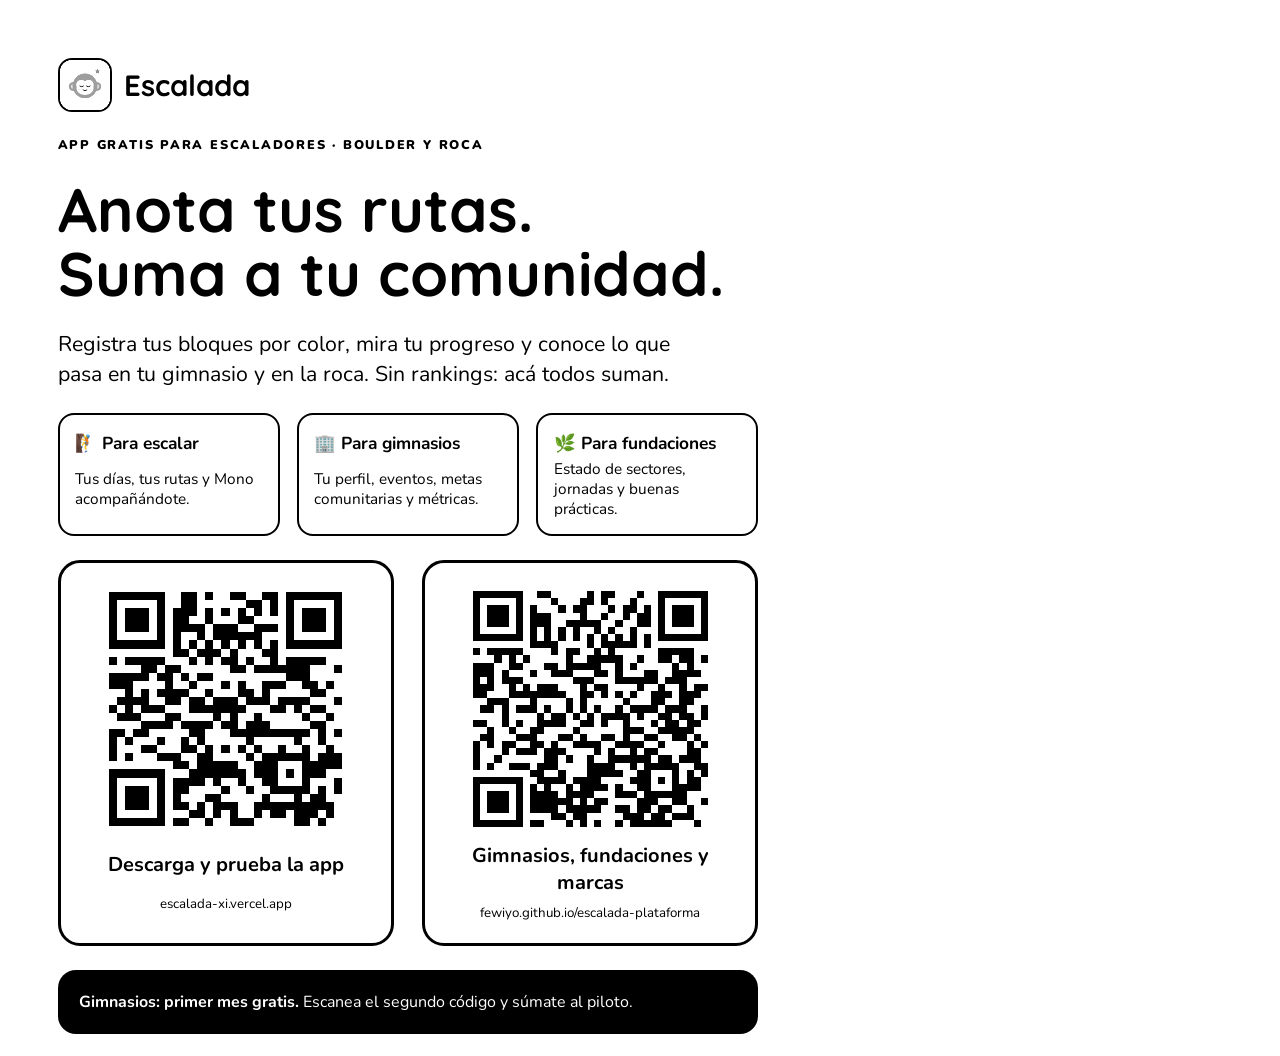
<file: kit/fuente/afiche.html>
<!doctype html>
<html lang="es"><head><meta charset="utf-8"><title>Afiche Escalada</title>
<link rel="stylesheet" href="https://fonts.googleapis.com/css2?family=Quicksand:wght@700&family=Nunito:wght@600;800;900&display=swap">
<link rel="stylesheet" href="imprimir.css">
<style>
h1 { font-size: 46pt; }
.bajada { font-size: 16pt; max-width: 6.6in; }
.puntos { display: grid; grid-template-columns: repeat(3, 1fr); gap: .18in; }
.puntos div { border: 2px solid #000; border-radius: 16px; padding: .16in; font-size: 11.5pt; display: grid; gap: 4px; }
.puntos b { font-size: 13pt; }
.monogrande { position: absolute; right: .6in; top: .55in; width: 1.5in; }
</style></head>
<body>
<div class="hoja" style="position:relative">
  <div class="marca"><img class="mono" src="../../mono.svg" alt="">Escalada</div>
  <span class="etq">App gratis para escaladores · Boulder y roca</span>
  <h1>Anota tus rutas.<br>Suma a tu comunidad.</h1>
  <p class="bajada">Registra tus bloques por color, mira tu progreso y conoce lo que pasa en tu gimnasio y en la roca. Sin rankings: acá todos suman.</p>
  <div class="puntos">
    <div><b>🧗 Para escalar</b>Tus días, tus rutas y Mono acompañándote.</div>
    <div><b>🏢 Para gimnasios</b>Tu perfil, eventos, metas comunitarias y métricas.</div>
    <div><b>🌿 Para fundaciones</b>Estado de sectores, jornadas y buenas prácticas.</div>
  </div>
  <div class="qrs">
    <div class="qr"><img src="../qr-app.svg" alt=""><b>Descarga y prueba la app</b><span>escalada-xi.vercel.app</span></div>
    <div class="qr"><img src="../qr-sitio.svg" alt=""><b>Gimnasios, fundaciones y marcas</b><span>fewiyo.github.io/escalada-plataforma</span></div>
  </div>
  <div class="negro"><b>Gimnasios: primer mes gratis.</b> Escanea el segundo código y súmate al piloto.</div>
  <div class="pie"><span>Escalada · hecha en Chile con Mono</span><span>Escanea con la cámara del celular</span></div>
</div>
</body></html>
</file>
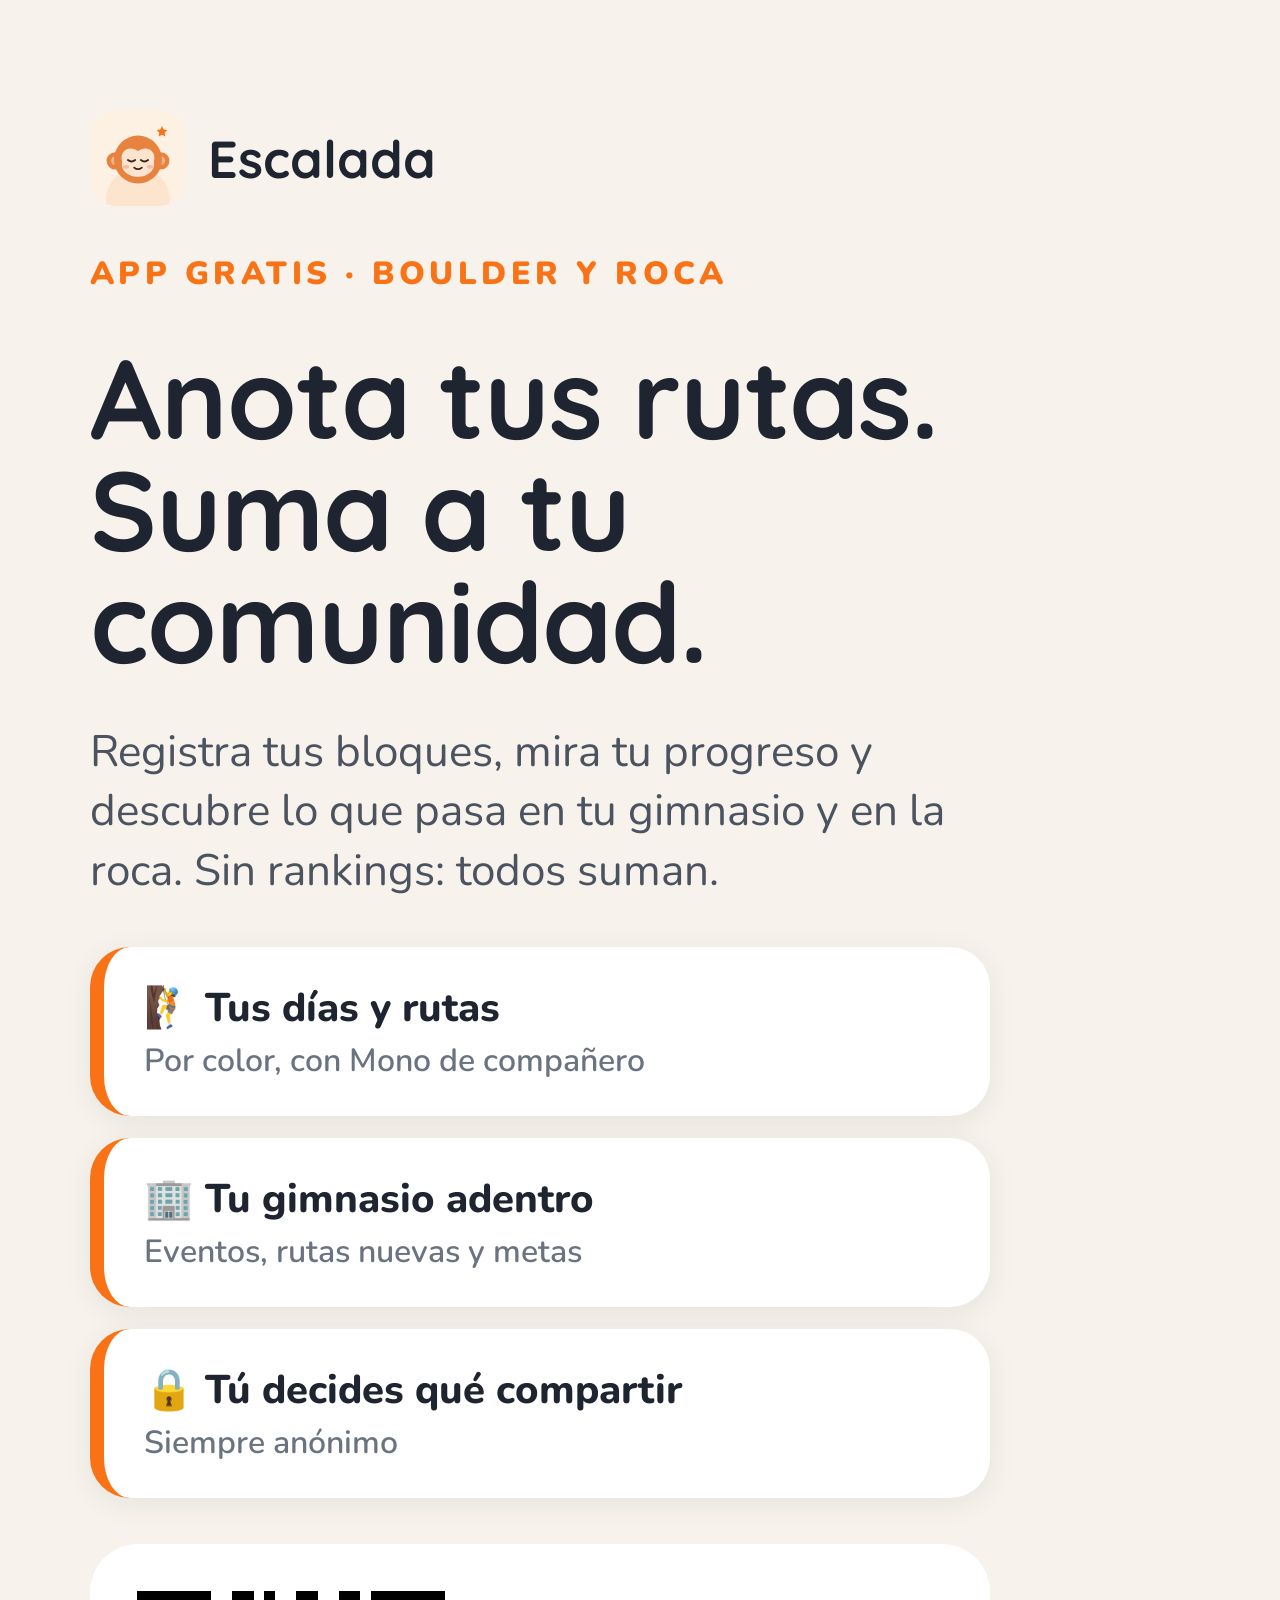
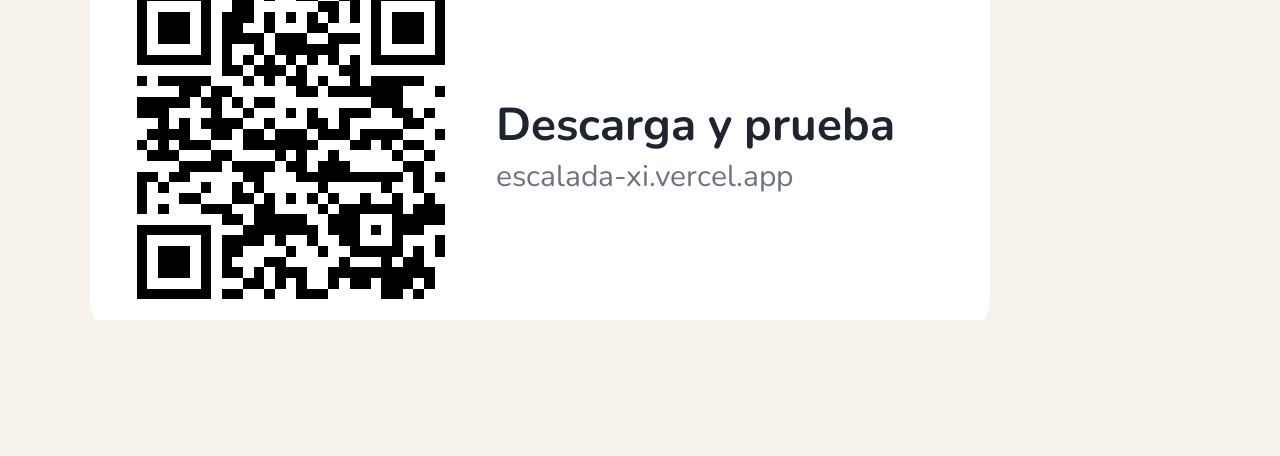
<file: kit/fuente/celular.html>
<!doctype html>
<html lang="es"><head><meta charset="utf-8"><title>Escalada para el celular</title>
<link rel="stylesheet" href="https://fonts.googleapis.com/css2?family=Quicksand:wght@700&family=Nunito:wght@600;800;900&display=swap">
<style>
/* Imágenes verticales 1080×1920 para mostrar en el teléfono o mandar por chat. ?n=1..4 */
* { box-sizing: border-box; margin: 0; padding: 0; }
html, body { width: 1080px; height: 1920px; overflow: hidden; }
body { font-family: "Nunito", Arial, sans-serif; background: #f7f3ec; color: #1f2530; padding: 110px 90px; display: flex; flex-direction: column; gap: 46px; }
h1 { font-family: "Quicksand", Arial, sans-serif; font-size: 112px; line-height: 1; letter-spacing: -.01em; }
.marca { display: flex; align-items: center; gap: 22px; font-family: "Quicksand", Arial, sans-serif; font-weight: 700; font-size: 52px; }
.marca img { width: 96px; height: 96px; border-radius: 26px; }
.etq { font-weight: 900; font-size: 32px; letter-spacing: .14em; text-transform: uppercase; }
.bajada { font-size: 44px; line-height: 1.35; color: #4b5260; }
.items { display: grid; gap: 22px; }
.item { background: #fff; border-radius: 40px; padding: 34px 40px; font-size: 40px; font-weight: 800; box-shadow: 0 6px 28px rgba(31,37,48,.08); }
.item span { display: block; font-weight: 600; font-size: 32px; color: #6b7380; margin-top: 4px; }
.qr { margin-top: auto; display: grid; grid-template-columns: 330px 1fr; gap: 40px; align-items: center; background: #fff; border-radius: 48px; padding: 36px; }
.qr img { width: 100%; }
.qr b { font-size: 46px; display: block; }
.qr small { font-size: 30px; color: #6b7380; word-break: break-all; }
</style></head>
<body>
<script>
const n = new URLSearchParams(location.search).get('n') || '1'
const T = {
  1: { c: '#f97316', etq: 'App gratis · boulder y roca', h: 'Anota tus rutas. Suma a tu comunidad.', b: 'Registra tus bloques, mira tu progreso y descubre lo que pasa en tu gimnasio y en la roca. Sin rankings: todos suman.',
       it: [['🧗 Tus días y rutas', 'Por color, con Mono de compañero'], ['🏢 Tu gimnasio adentro', 'Eventos, rutas nuevas y metas'], ['🔒 Tú decides qué compartir', 'Siempre anónimo']], qr: 'app', ql: 'Descarga y prueba', qu: 'escalada-xi.vercel.app' },
  2: { c: '#e89a0c', etq: 'Para gimnasios', h: 'Tu muro en el bolsillo de tu comunidad', b: 'Tu perfil con tus colores, tus rutas y tus eventos. Y la información para decidir mejor.',
       it: [['📊 Dashboard claro', 'Rutas que gustan, horas peak, retención'], ['📅 Eventos en un minuto', 'Clases, talleres y competencias'], ['🤝 Metas comunitarias', 'Entre todos llegamos a 2.000 rutas']], qr: 'sitio', ql: 'Primer mes gratis', qu: 'fewiyo.github.io/escalada-plataforma' },
  3: { c: '#3f7d4e', etq: 'Para fundaciones', h: 'Tu mensaje, justo cuando van a la roca', b: 'Cuando alguien abre un sector, ve tu ficha: estado de las rutas, cómo cuidarlo y cómo ayudar.',
       it: [['🌿 Estado del sector', 'Al día, revisar o cerrado'], ['🧹 Jornadas', 'Voluntarios que se inscriben desde la app'], ['💚 Buenas prácticas', 'Mono las recuerda antes de escalar']], qr: 'sitio', ql: 'Conversemos', qu: 'fewiyo.github.io/escalada-plataforma' },
  4: { c: '#1d4ed8', etq: 'Para marcas', h: 'Apoya a quienes escalan', b: 'Patrocina metas comunitarias en los gimnasios que elijas, con premios y cupones. Sin pop-ups.',
       it: [['🏆 Desafíos patrocinados', 'En los gimnasios que lo aprueben'], ['🎟️ Cupones como premio', 'Mides canjes e inscritos'], ['🔒 Datos agregados', 'Nunca de personas']], qr: 'sitio', ql: 'Hablemos', qu: 'fewiyo.github.io/escalada-plataforma' },
}[n]
document.write(`
  <div class="marca"><img src="../../mono.svg" alt="">Escalada</div>
  <span class="etq" style="color:${T.c}">${T.etq}</span>
  <h1>${T.h}</h1>
  <p class="bajada">${T.b}</p>
  <div class="items">${T.it.map(([a, s]) => `<div class="item" style="border-left:14px solid ${T.c}">${a}<span>${s}</span></div>`).join('')}</div>
  <div class="qr"><img src="../qr-${T.qr}.svg" alt=""><div><b>${T.ql}</b><small>${T.qu}</small></div></div>`)
</script>
</body></html>
</file>
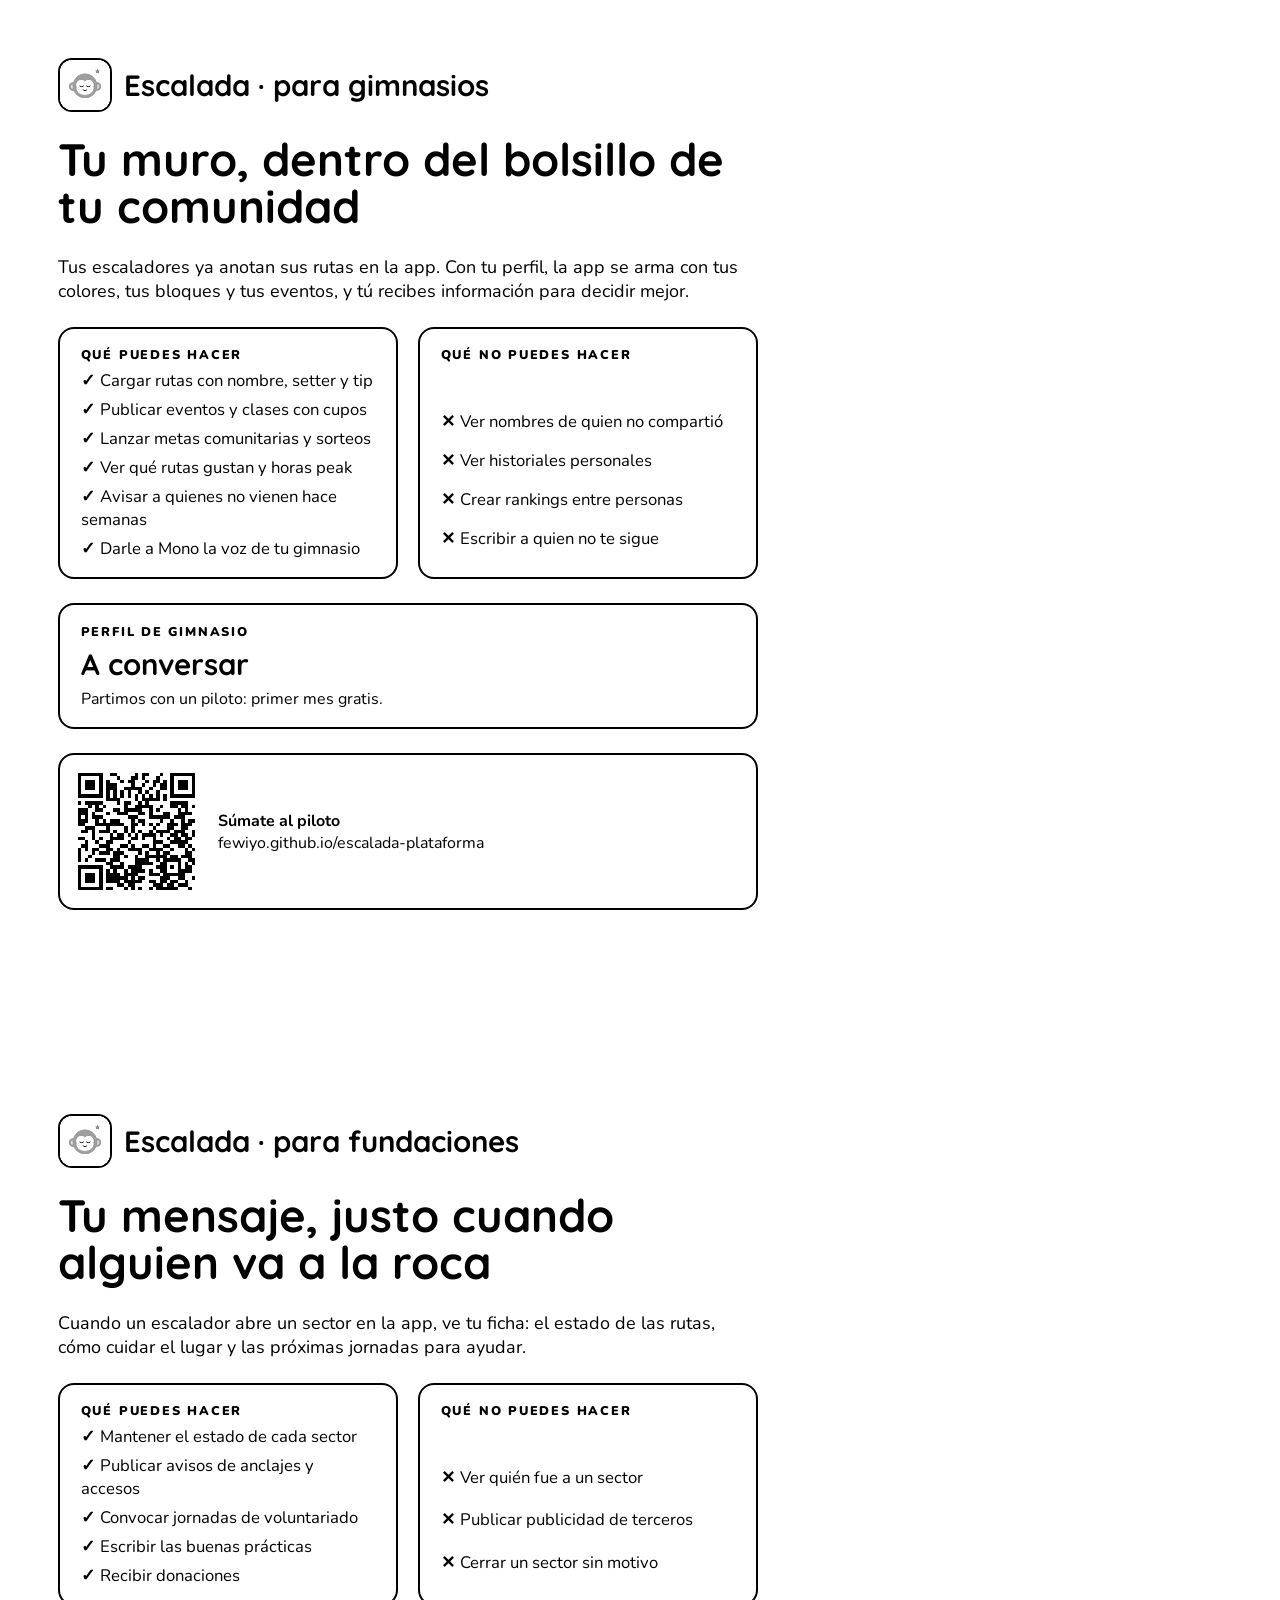
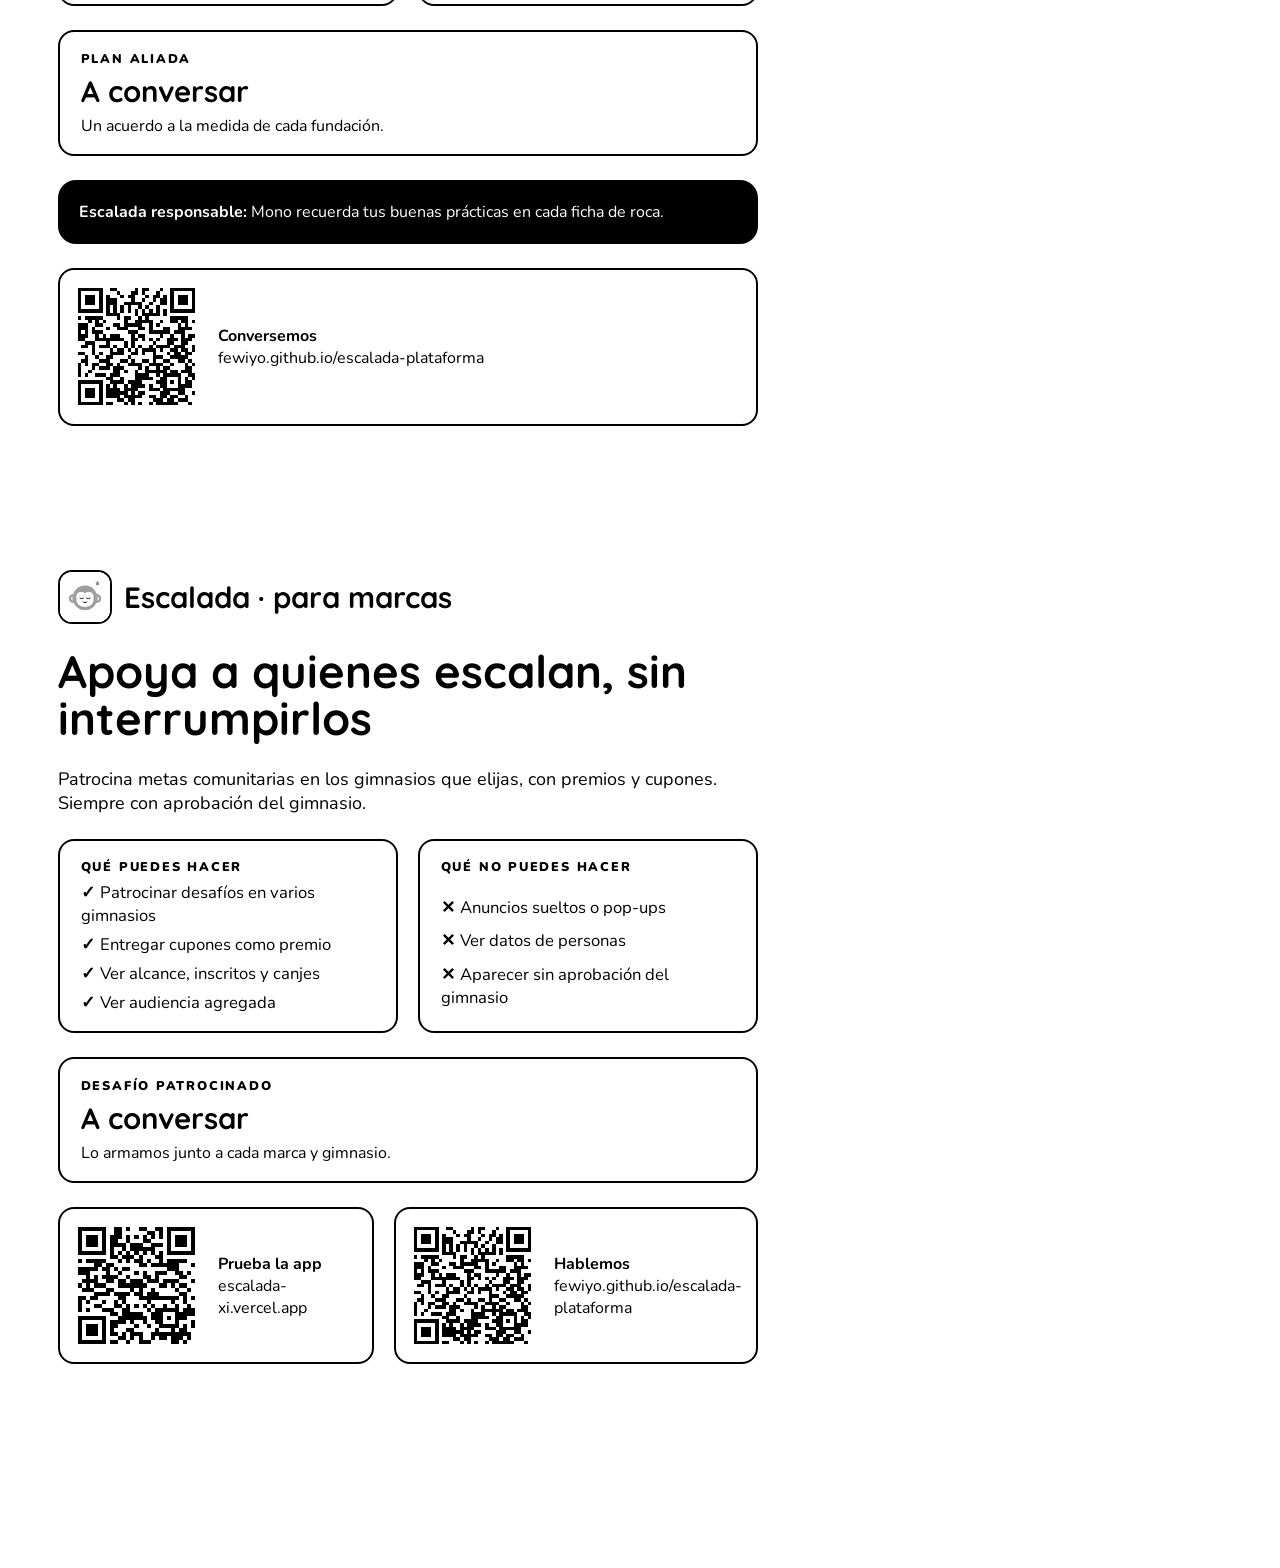
<file: kit/fuente/presentacion.html>
<!doctype html>
<html lang="es"><head><meta charset="utf-8"><title>Presentación Escalada</title>
<link rel="stylesheet" href="https://fonts.googleapis.com/css2?family=Quicksand:wght@700&family=Nunito:wght@600;800;900&display=swap">
<link rel="stylesheet" href="imprimir.css">
<style>
h1 { font-size: 34pt; }
.bajada { font-size: 13.5pt; }
.dos { display: grid; grid-template-columns: 1fr 1fr; gap: .2in; }
.precio { font-family: "Quicksand", Arial, sans-serif; font-size: 22pt; font-weight: 700; }
.qrmini { display: grid; grid-template-columns: 1.3in 1fr; gap: .2in; align-items: center; border: 2px solid #000; border-radius: 16px; padding: .15in; }
.qrmini img { width: 100%; }
</style></head>
<body>

<div class="hoja">
  <div class="marca"><img class="mono" src="../../mono.svg" alt="">Escalada · para gimnasios</div>
  <h1>Tu muro, dentro del bolsillo de tu comunidad</h1>
  <p class="bajada">Tus escaladores ya anotan sus rutas en la app. Con tu perfil, la app se arma con tus colores, tus bloques y tus eventos, y tú recibes información para decidir mejor.</p>
  <div class="dos">
    <div class="caja"><span class="etq">Qué puedes hacer</span><ul class="lista">
      <li>Cargar rutas con nombre, setter y tip</li><li>Publicar eventos y clases con cupos</li><li>Lanzar metas comunitarias y sorteos</li><li>Ver qué rutas gustan y horas peak</li><li>Avisar a quienes no vienen hace semanas</li><li>Darle a Mono la voz de tu gimnasio</li></ul></div>
    <div class="caja"><span class="etq">Qué no puedes hacer</span><ul class="lista no">
      <li>Ver nombres de quien no compartió</li><li>Ver historiales personales</li><li>Crear rankings entre personas</li><li>Escribir a quien no te sigue</li></ul></div>
  </div>
  <div class="caja"><span class="etq">Perfil de gimnasio</span><span class="precio">A conversar</span>Partimos con un piloto: primer mes gratis.</div>
  <div class="qrmini"><img src="../qr-sitio.svg" alt=""><div><b>Súmate al piloto</b><br>fewiyo.github.io/escalada-plataforma</div></div>
</div>

<div class="hoja">
  <div class="marca"><img class="mono" src="../../mono.svg" alt="">Escalada · para fundaciones</div>
  <h1>Tu mensaje, justo cuando alguien va a la roca</h1>
  <p class="bajada">Cuando un escalador abre un sector en la app, ve tu ficha: el estado de las rutas, cómo cuidar el lugar y las próximas jornadas para ayudar.</p>
  <div class="dos">
    <div class="caja"><span class="etq">Qué puedes hacer</span><ul class="lista">
      <li>Mantener el estado de cada sector</li><li>Publicar avisos de anclajes y accesos</li><li>Convocar jornadas de voluntariado</li><li>Escribir las buenas prácticas</li><li>Recibir donaciones</li></ul></div>
    <div class="caja"><span class="etq">Qué no puedes hacer</span><ul class="lista no">
      <li>Ver quién fue a un sector</li><li>Publicar publicidad de terceros</li><li>Cerrar un sector sin motivo</li></ul></div>
  </div>
  <div class="caja"><span class="etq">Plan Aliada</span><span class="precio">A conversar</span>Un acuerdo a la medida de cada fundación.</div>
  <div class="negro"><b>Escalada responsable:</b> Mono recuerda tus buenas prácticas en cada ficha de roca.</div>
  <div class="qrmini"><img src="../qr-sitio.svg" alt=""><div><b>Conversemos</b><br>fewiyo.github.io/escalada-plataforma</div></div>
</div>

<div class="hoja">
  <div class="marca"><img class="mono" src="../../mono.svg" alt="">Escalada · para marcas</div>
  <h1>Apoya a quienes escalan, sin interrumpirlos</h1>
  <p class="bajada">Patrocina metas comunitarias en los gimnasios que elijas, con premios y cupones. Siempre con aprobación del gimnasio.</p>
  <div class="dos">
    <div class="caja"><span class="etq">Qué puedes hacer</span><ul class="lista">
      <li>Patrocinar desafíos en varios gimnasios</li><li>Entregar cupones como premio</li><li>Ver alcance, inscritos y canjes</li><li>Ver audiencia agregada</li></ul></div>
    <div class="caja"><span class="etq">Qué no puedes hacer</span><ul class="lista no">
      <li>Anuncios sueltos o pop-ups</li><li>Ver datos de personas</li><li>Aparecer sin aprobación del gimnasio</li></ul></div>
  </div>
  <div class="caja"><span class="etq">Desafío patrocinado</span><span class="precio">A conversar</span>Lo armamos junto a cada marca y gimnasio.</div>
  <div class="dos">
    <div class="qrmini"><img src="../qr-app.svg" alt=""><div><b>Prueba la app</b><br>escalada-xi.vercel.app</div></div>
    <div class="qrmini"><img src="../qr-sitio.svg" alt=""><div><b>Hablemos</b><br>fewiyo.github.io/escalada-plataforma</div></div>
  </div>
</div>

</body></html>
</file>
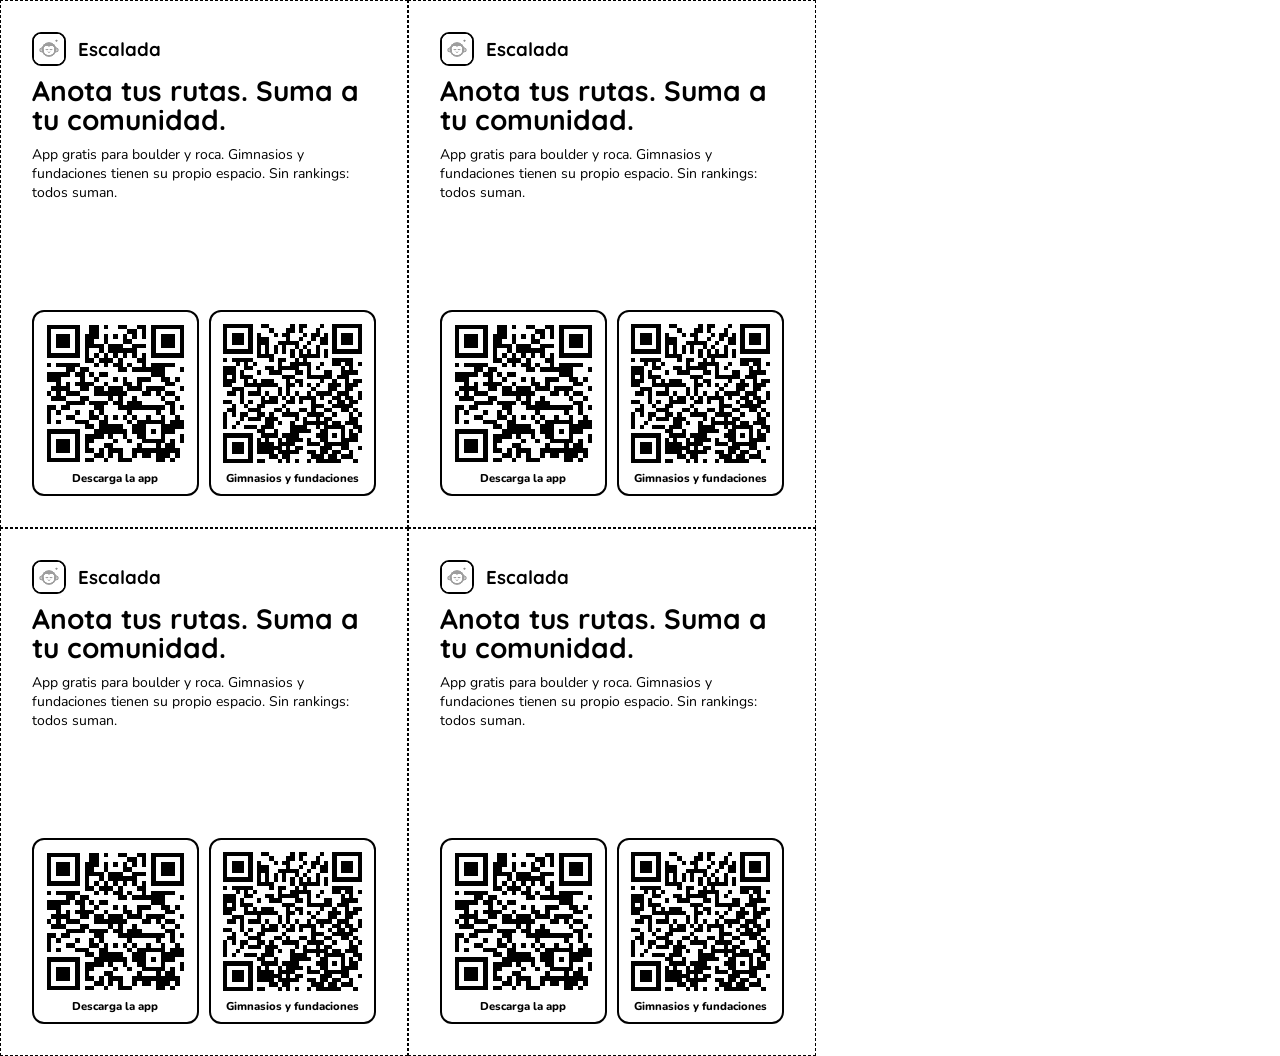
<file: kit/fuente/volantes.html>
<!doctype html>
<html lang="es"><head><meta charset="utf-8"><title>Volantes Escalada</title>
<link rel="stylesheet" href="https://fonts.googleapis.com/css2?family=Quicksand:wght@700&family=Nunito:wght@600;800;900&display=swap">
<link rel="stylesheet" href="imprimir.css">
<style>
.hoja { padding: 0; display: grid; grid-template-columns: 1fr 1fr; grid-template-rows: 1fr 1fr; gap: 0; }
.vol { border: 1px dashed #000; padding: .32in; display: flex; flex-direction: column; gap: 10px; }
.vol h2 { font-size: 21pt; }
.vol p { font-size: 10.5pt; }
.vol .marca { font-size: 14pt; } .vol .marca img { width: 34px; height: 34px; border-radius: 9px; }
.par { display: grid; grid-template-columns: 1fr 1fr; gap: 10px; margin-top: auto; }
.par div { border: 2px solid #000; border-radius: 12px; padding: 8px; display: grid; justify-items: center; text-align: center; gap: 4px; font-size: 8.5pt; font-weight: 800; }
.par img { width: 100%; }
</style></head>
<body>
<div class="hoja">
  <!-- Cuatro volantes iguales por hoja; se recortan por la línea punteada. -->
  <script>
    const v = `<div class="vol">
      <div class="marca"><img class="mono" src="../../mono.svg" alt="">Escalada</div>
      <h2>Anota tus rutas. Suma a tu comunidad.</h2>
      <p>App gratis para boulder y roca. Gimnasios y fundaciones tienen su propio espacio. Sin rankings: todos suman.</p>
      <div class="par">
        <div><img src="../qr-app.svg" alt="">Descarga la app</div>
        <div><img src="../qr-sitio.svg" alt="">Gimnasios y fundaciones</div>
      </div>
    </div>`
    document.write(v + v + v + v)
  </script>
</div>
</body></html>
</file>
<file: kit/fuente/imprimir.css>
/* Piezas impresas: carta, blanco y negro, sin grises finos que se pierdan en láser. */
@page { size: letter; margin: 0; }
* { box-sizing: border-box; margin: 0; padding: 0; }
body { font-family: "Nunito", Arial, sans-serif; color: #000; background: #fff; -webkit-print-color-adjust: exact; print-color-adjust: exact; }
h1, h2, h3 { font-family: "Quicksand", "Nunito", Arial, sans-serif; line-height: 1.05; }
.hoja { width: 8.5in; height: 11in; padding: .6in; display: flex; flex-direction: column; gap: .25in; page-break-after: always; overflow: hidden; }
.hoja:last-child { page-break-after: auto; }
.mono { filter: grayscale(1) contrast(1.6); }
.marca { display: flex; align-items: center; gap: 12px; font-family: "Quicksand", Arial, sans-serif; font-weight: 700; font-size: 22pt; }
.marca img { width: 54px; height: 54px; border-radius: 14px; border: 2px solid #000; }
.qrs { display: grid; grid-template-columns: 1fr 1fr; gap: .3in; }
.qr { border: 3px solid #000; border-radius: 22px; padding: .22in; display: grid; justify-items: center; text-align: center; gap: 8px; }
.qr img { width: 100%; max-width: 2.6in; }
.qr b { font-size: 15pt; }
.qr span { font-size: 10pt; word-break: break-all; }
.lista { list-style: none; display: grid; gap: 6px; font-size: 12.5pt; }
.lista li::before { content: "✓  "; font-weight: 900; }
.no li::before { content: "✕  "; }
.etq { font-weight: 900; font-size: 9.5pt; letter-spacing: .14em; text-transform: uppercase; }
.caja { border: 2px solid #000; border-radius: 16px; padding: .18in .22in; display: grid; gap: 6px; }
.negro { background: #000; color: #fff; border-radius: 18px; padding: .22in; }
.pie { margin-top: auto; font-size: 9.5pt; display: flex; justify-content: space-between; border-top: 2px solid #000; padding-top: 8px; }
</file>
